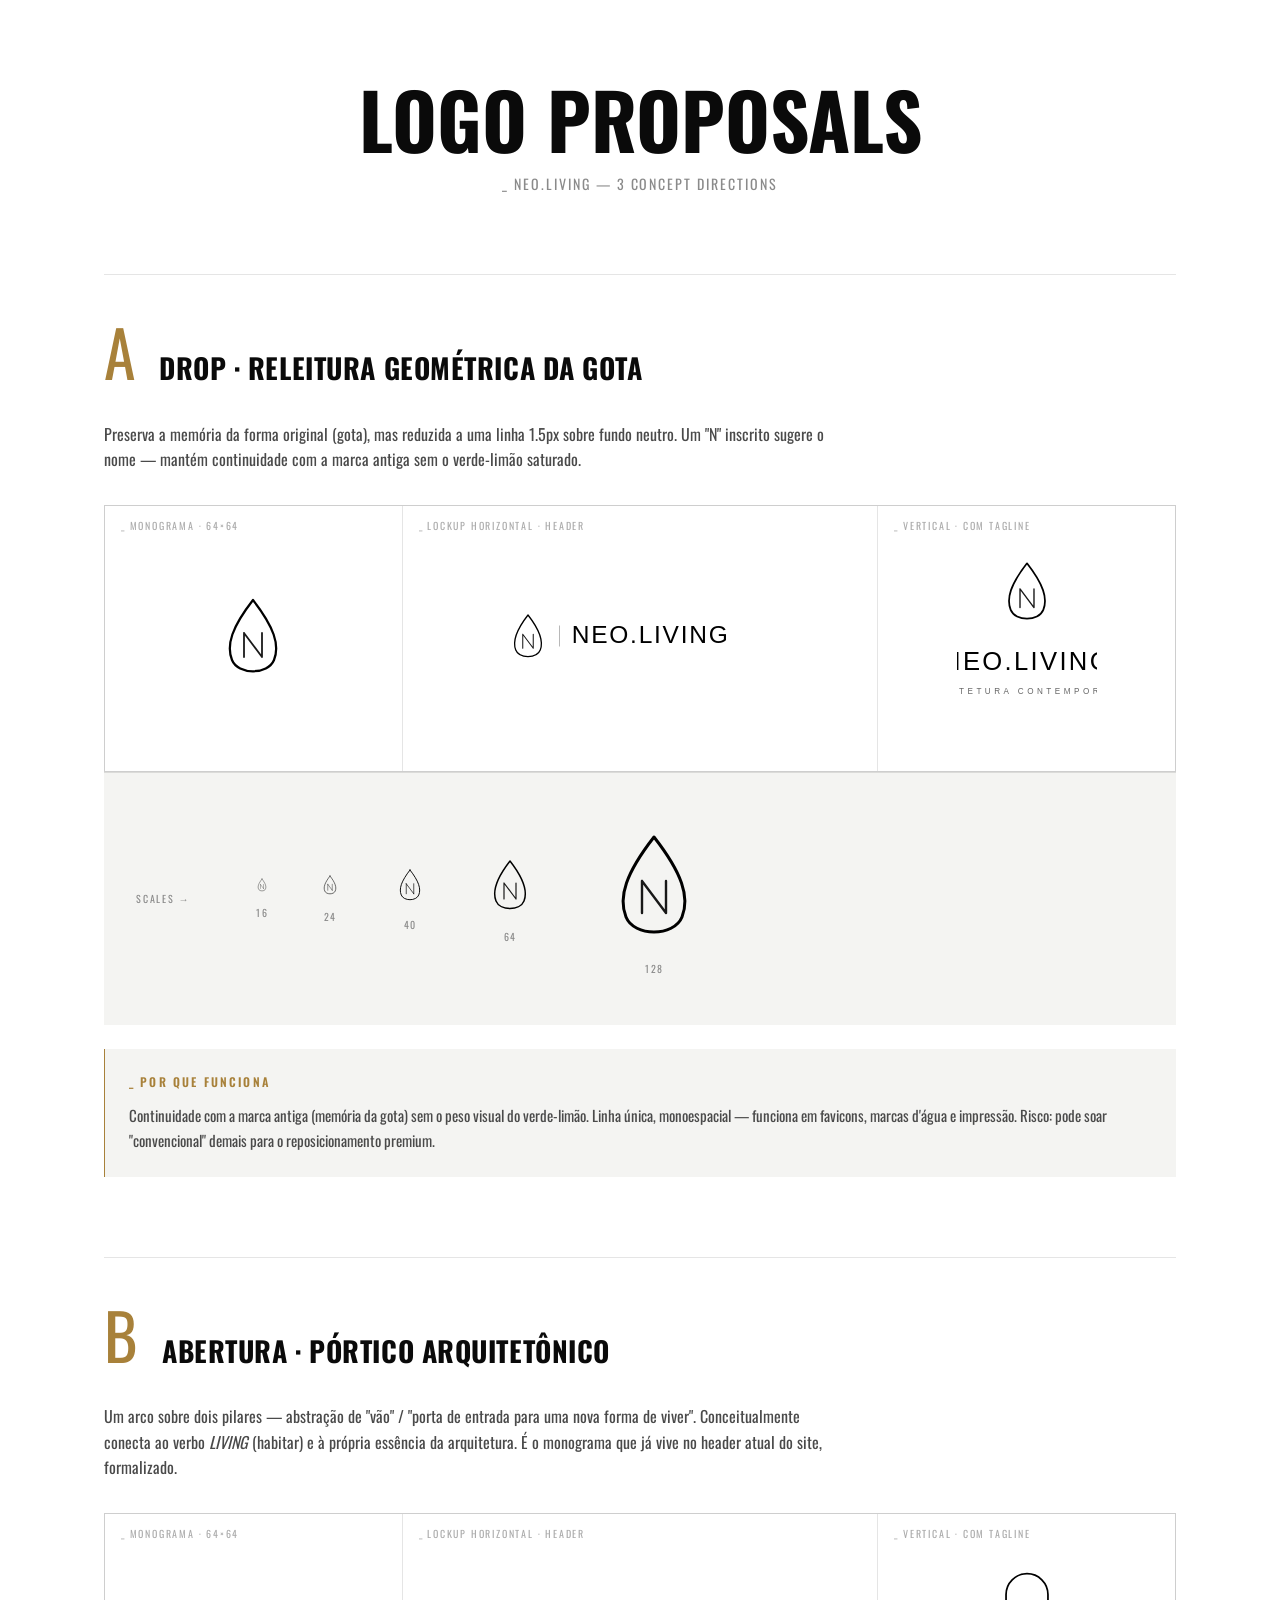
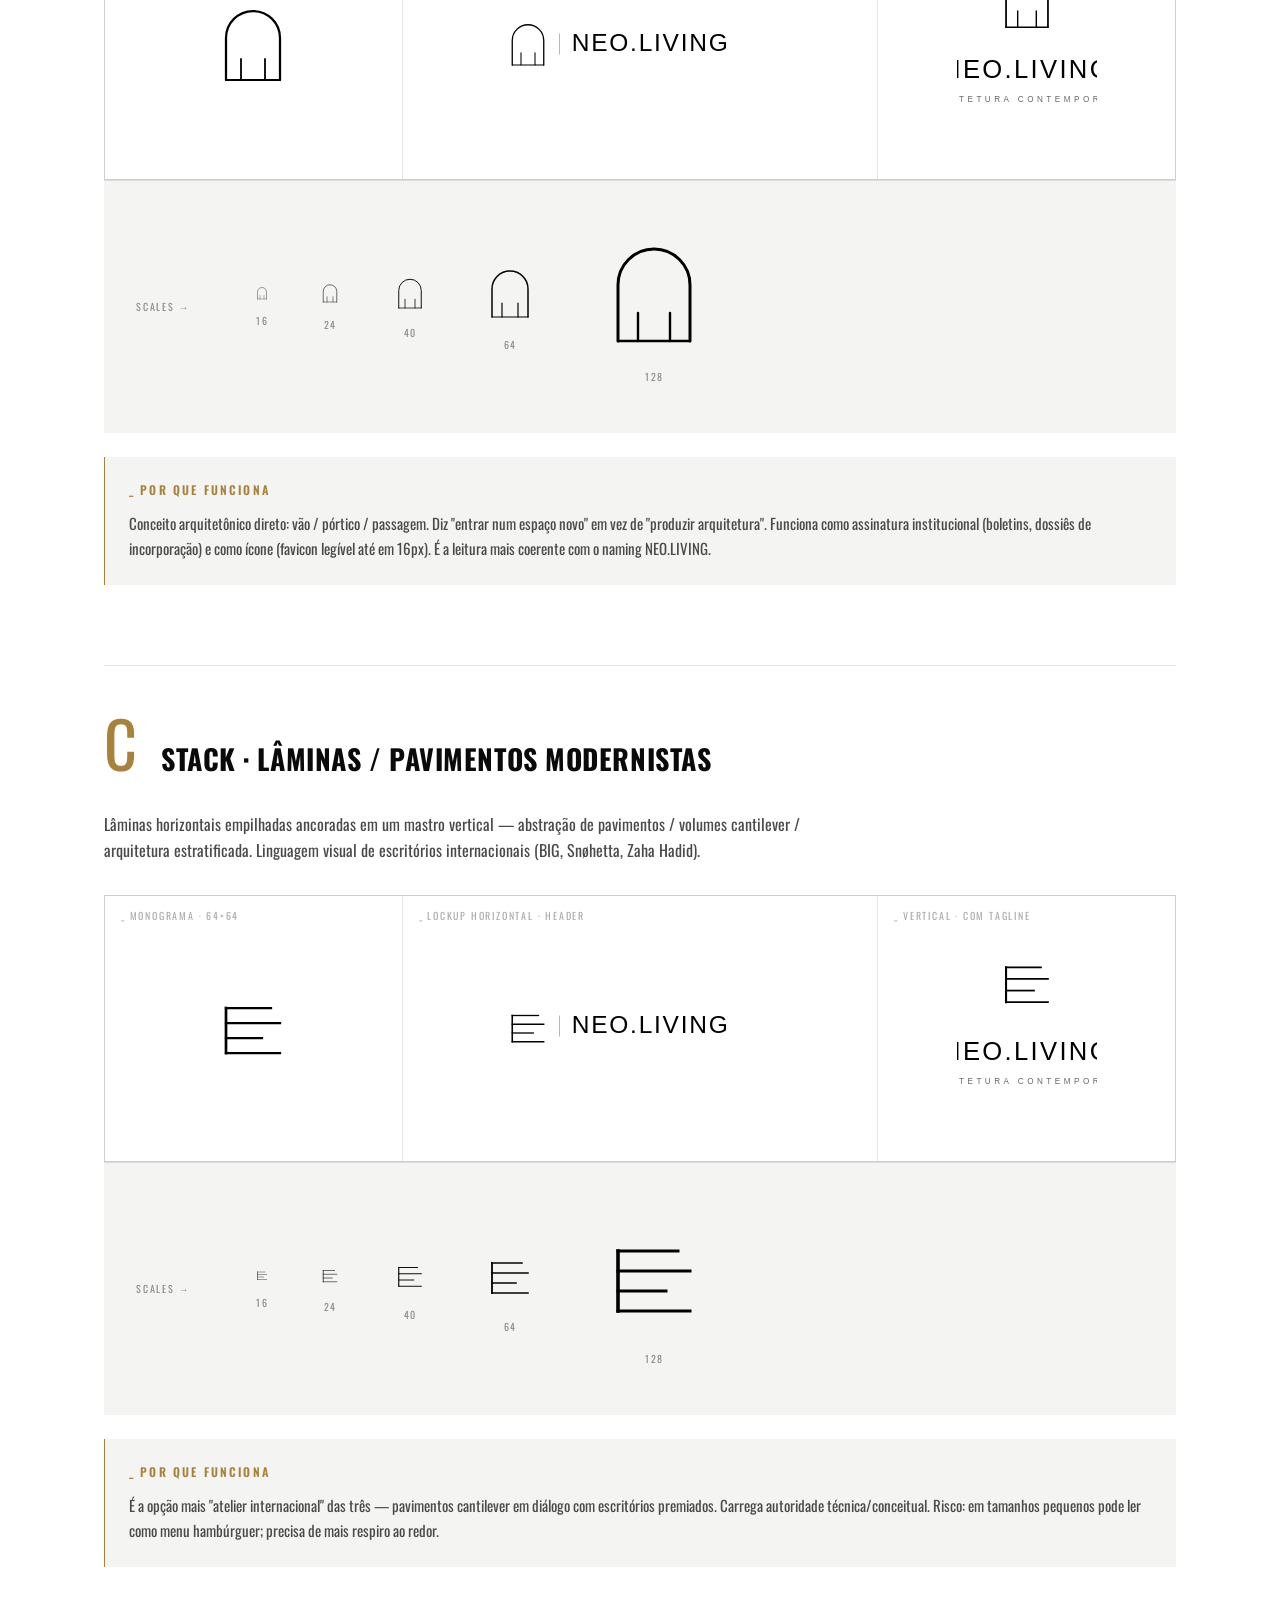
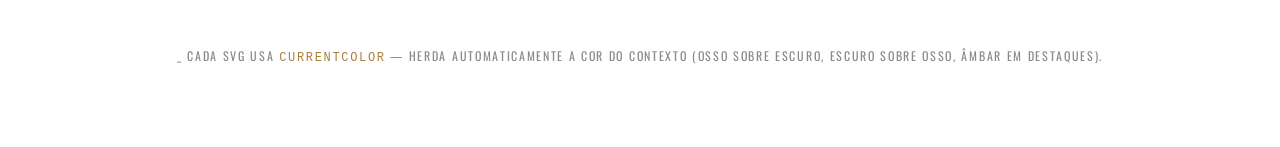
<file: logo-showcase.html>
<!doctype html>
<html lang="pt-BR">
<head>
    <meta charset="UTF-8">
    <meta name="viewport" content="width=device-width, initial-scale=1.0">
    <link rel="icon" href="assets/icons/favicon.ico" sizes="32x32">
    <link rel="icon" type="image/svg+xml" href="assets/icons/favicon.svg">
    <link rel="icon" type="image/png" sizes="32x32" href="assets/icons/favicon-32.png">
    <link rel="icon" type="image/png" sizes="16x16" href="assets/icons/favicon-16.png">
    <link rel="apple-touch-icon" sizes="180x180" href="assets/icons/apple-touch-180.png">
    <link rel="manifest" href="assets/icons/site.webmanifest">
    <meta name="theme-color" content="#0A0A0A">
    <meta name="robots" content="noindex, nofollow">
    <title>NEO.LIVING — Logo Proposals</title>
    <link rel="preload" href="assets/fonts/Oswald-variable.ttf" as="font" type="font/ttf" crossorigin>
    <link rel="stylesheet" href="css/globals.css">
    <link rel="stylesheet" href="css/components.css?v=20260929">
    <style>
        body {
            padding: 80px 0;
        }
        .showcase {
            max-width: 1200px;
            margin: 0 auto;
            padding: 0 64px;
        }
        .showcase__header {
            margin-bottom: 80px;
            text-align: center;
        }
        .showcase__title {
            font-family: var(--font-condensed);
            font-size: clamp(2.5rem, 6vw, 5rem);
            letter-spacing: 0;
            text-transform: uppercase;
            line-height: 1;
            margin-bottom: 16px;
        }
        .showcase__sub {
            font-size: 0.875rem;
            letter-spacing: 0.14em;
            text-transform: uppercase;
            color: var(--text-muted);
        }

        .proposal {
            margin-bottom: 80px;
            border-top: 1px solid var(--accent-line-soft);
            padding-top: 48px;
        }

        .proposal__head {
            display: flex;
            align-items: baseline;
            gap: 24px;
            margin-bottom: 32px;
            flex-wrap: wrap;
        }
        .proposal__id {
            font-family: var(--font-condensed);
            font-size: 4rem;
            line-height: 0.9;
            color: var(--accent-amber);
        }
        .proposal__name {
            font-family: var(--font-display);
            font-size: 1.75rem;
            font-weight: 800;
            text-transform: uppercase;
            letter-spacing: 0.02em;
        }
        .proposal__concept {
            color: var(--text-secondary);
            max-width: 720px;
            font-size: 1rem;
            line-height: 1.6;
            margin-bottom: 32px;
        }

        .proposal__grid {
            display: grid;
            grid-template-columns: 1fr 1.6fr 1fr;
            gap: 1px;
            background-color: var(--accent-line-soft);
            border: 1px solid var(--accent-line-soft);
        }

        .swatch {
            background-color: var(--bg-deep);
            padding: 48px 32px;
            display: flex;
            flex-direction: column;
            justify-content: center;
            align-items: center;
            min-height: 220px;
        }
        .swatch--light {
            background-color: var(--text-primary);
            color: var(--bg-deep);
        }
        .swatch--amber {
            background-color: var(--bg-deeper);
            color: var(--accent-amber);
        }
        .swatch__label {
            position: absolute;
            top: 12px;
            left: 16px;
            font-size: 0.625rem;
            letter-spacing: 0.18em;
            text-transform: uppercase;
            color: var(--text-muted);
            opacity: 0.7;
        }
        .swatch { position: relative; }

        .swatch svg {
            display: block;
            width: 100%;
            height: auto;
            max-width: 280px;
        }
        .swatch--monogram svg { max-width: 96px; }
        .swatch--vertical svg { max-width: 140px; }

        /* Sizes preview */
        .sizes-row {
            display: flex;
            align-items: center;
            gap: 48px;
            padding: 48px 32px;
            background-color: var(--bg-deeper);
            border-top: 1px solid var(--accent-line-soft);
        }
        .sizes-row svg {
            height: auto;
            display: block;
            color: var(--text-primary);
        }
        .sizes-row__item {
            display: flex;
            flex-direction: column;
            align-items: center;
            gap: 12px;
        }
        .sizes-row__label {
            font-size: 0.625rem;
            letter-spacing: 0.18em;
            text-transform: uppercase;
            color: var(--text-muted);
        }
        .sizes-row__16 svg { width: 16px; }
        .sizes-row__24 svg { width: 24px; }
        .sizes-row__40 svg { width: 40px; }
        .sizes-row__64 svg { width: 64px; }
        .sizes-row__128 svg { width: 128px; }

        /* Concept "why this works" block */
        .why {
            margin-top: 24px;
            padding: 24px;
            border-left: 1px solid var(--accent-amber);
            background-color: var(--bg-deeper);
        }
        .why h4 {
            font-family: var(--font-display);
            font-size: 0.75rem;
            font-weight: 600;
            letter-spacing: 0.18em;
            text-transform: uppercase;
            color: var(--accent-amber);
            margin-bottom: 12px;
        }
        .why p {
            color: var(--text-secondary);
            font-size: 0.9375rem;
            line-height: 1.65;
        }
    </style>
</head>
<body>
    <div class="showcase">
        <header class="showcase__header">
            <h1 class="showcase__title">Logo Proposals</h1>
            <p class="showcase__sub">_ NEO.LIVING — 3 Concept Directions</p>
        </header>

        <!-- ============================================
             PROPOSTA A — DROP
             ============================================ -->
        <section class="proposal">
            <div class="proposal__head">
                <span class="proposal__id">A</span>
                <h2 class="proposal__name">Drop · releitura geométrica da gota</h2>
            </div>
            <p class="proposal__concept">
                Preserva a memória da forma original (gota), mas reduzida a uma linha 1.5px sobre fundo neutro. Um "N" inscrito sugere o nome — mantém continuidade com a marca antiga sem o verde-limão saturado.
            </p>

            <div class="proposal__grid">
                <div class="swatch swatch--monogram">
                    <span class="swatch__label">_ MONOGRAMA · 64×64</span>
                    <div style="color: var(--text-primary);">
                        <object data="assets/logos/A-drop-monogram.svg" type="image/svg+xml" style="width: 96px; pointer-events: none;"></object>
                    </div>
                </div>
                <div class="swatch">
                    <span class="swatch__label">_ LOCKUP HORIZONTAL · header</span>
                    <div style="color: var(--text-primary);">
                        <object data="assets/logos/A-drop-lockup.svg" type="image/svg+xml" style="width: 280px; pointer-events: none;"></object>
                    </div>
                </div>
                <div class="swatch swatch--vertical">
                    <span class="swatch__label">_ VERTICAL · com tagline</span>
                    <div style="color: var(--text-primary);">
                        <object data="assets/logos/A-drop-vertical.svg" type="image/svg+xml" style="width: 140px; pointer-events: none;"></object>
                    </div>
                </div>
            </div>

            <div class="sizes-row">
                <span style="font-size: 0.625rem; letter-spacing: 0.18em; text-transform: uppercase; color: var(--text-muted); margin-right: 16px;">SCALES →</span>
                <div class="sizes-row__item sizes-row__16"><object data="assets/logos/A-drop-monogram.svg" type="image/svg+xml" style="width: 16px;"></object><span class="sizes-row__label">16</span></div>
                <div class="sizes-row__item sizes-row__24"><object data="assets/logos/A-drop-monogram.svg" type="image/svg+xml" style="width: 24px;"></object><span class="sizes-row__label">24</span></div>
                <div class="sizes-row__item sizes-row__40"><object data="assets/logos/A-drop-monogram.svg" type="image/svg+xml" style="width: 40px;"></object><span class="sizes-row__label">40</span></div>
                <div class="sizes-row__item sizes-row__64"><object data="assets/logos/A-drop-monogram.svg" type="image/svg+xml" style="width: 64px;"></object><span class="sizes-row__label">64</span></div>
                <div class="sizes-row__item sizes-row__128"><object data="assets/logos/A-drop-monogram.svg" type="image/svg+xml" style="width: 128px;"></object><span class="sizes-row__label">128</span></div>
            </div>

            <div class="why">
                <h4>_ Por que funciona</h4>
                <p>Continuidade com a marca antiga (memória da gota) sem o peso visual do verde-limão. Linha única, monoespacial — funciona em favicons, marcas d'água e impressão. Risco: pode soar "convencional" demais para o reposicionamento premium.</p>
            </div>
        </section>

        <!-- ============================================
             PROPOSTA B — ABERTURA
             ============================================ -->
        <section class="proposal">
            <div class="proposal__head">
                <span class="proposal__id">B</span>
                <h2 class="proposal__name">Abertura · pórtico arquitetônico</h2>
            </div>
            <p class="proposal__concept">
                Um arco sobre dois pilares — abstração de "vão" / "porta de entrada para uma nova forma de viver". Conceitualmente conecta ao verbo <em>LIVING</em> (habitar) e à própria essência da arquitetura. É o monograma que já vive no header atual do site, formalizado.
            </p>

            <div class="proposal__grid">
                <div class="swatch swatch--monogram">
                    <span class="swatch__label">_ MONOGRAMA · 64×64</span>
                    <div style="color: var(--text-primary);">
                        <object data="assets/logos/B-abertura-monogram.svg" type="image/svg+xml" style="width: 96px; pointer-events: none;"></object>
                    </div>
                </div>
                <div class="swatch">
                    <span class="swatch__label">_ LOCKUP HORIZONTAL · header</span>
                    <div style="color: var(--text-primary);">
                        <object data="assets/logos/B-abertura-lockup.svg" type="image/svg+xml" style="width: 280px; pointer-events: none;"></object>
                    </div>
                </div>
                <div class="swatch swatch--vertical">
                    <span class="swatch__label">_ VERTICAL · com tagline</span>
                    <div style="color: var(--text-primary);">
                        <object data="assets/logos/B-abertura-vertical.svg" type="image/svg+xml" style="width: 140px; pointer-events: none;"></object>
                    </div>
                </div>
            </div>

            <div class="sizes-row">
                <span style="font-size: 0.625rem; letter-spacing: 0.18em; text-transform: uppercase; color: var(--text-muted); margin-right: 16px;">SCALES →</span>
                <div class="sizes-row__item sizes-row__16"><object data="assets/logos/B-abertura-monogram.svg" type="image/svg+xml" style="width: 16px;"></object><span class="sizes-row__label">16</span></div>
                <div class="sizes-row__item sizes-row__24"><object data="assets/logos/B-abertura-monogram.svg" type="image/svg+xml" style="width: 24px;"></object><span class="sizes-row__label">24</span></div>
                <div class="sizes-row__item sizes-row__40"><object data="assets/logos/B-abertura-monogram.svg" type="image/svg+xml" style="width: 40px;"></object><span class="sizes-row__label">40</span></div>
                <div class="sizes-row__item sizes-row__64"><object data="assets/logos/B-abertura-monogram.svg" type="image/svg+xml" style="width: 64px;"></object><span class="sizes-row__label">64</span></div>
                <div class="sizes-row__item sizes-row__128"><object data="assets/logos/B-abertura-monogram.svg" type="image/svg+xml" style="width: 128px;"></object><span class="sizes-row__label">128</span></div>
            </div>

            <div class="why">
                <h4>_ Por que funciona</h4>
                <p>Conceito arquitetônico direto: vão / pórtico / passagem. Diz "entrar num espaço novo" em vez de "produzir arquitetura". Funciona como assinatura institucional (boletins, dossiês de incorporação) e como ícone (favicon legível até em 16px). É a leitura mais coerente com o naming NEO.LIVING.</p>
            </div>
        </section>

        <!-- ============================================
             PROPOSTA C — STACK
             ============================================ -->
        <section class="proposal">
            <div class="proposal__head">
                <span class="proposal__id">C</span>
                <h2 class="proposal__name">Stack · lâminas / pavimentos modernistas</h2>
            </div>
            <p class="proposal__concept">
                Lâminas horizontais empilhadas ancoradas em um mastro vertical — abstração de pavimentos / volumes cantilever / arquitetura estratificada. Linguagem visual de escritórios internacionais (BIG, Snøhetta, Zaha Hadid).
            </p>

            <div class="proposal__grid">
                <div class="swatch swatch--monogram">
                    <span class="swatch__label">_ MONOGRAMA · 64×64</span>
                    <div style="color: var(--text-primary);">
                        <object data="assets/logos/C-stack-monogram.svg" type="image/svg+xml" style="width: 96px; pointer-events: none;"></object>
                    </div>
                </div>
                <div class="swatch">
                    <span class="swatch__label">_ LOCKUP HORIZONTAL · header</span>
                    <div style="color: var(--text-primary);">
                        <object data="assets/logos/C-stack-lockup.svg" type="image/svg+xml" style="width: 280px; pointer-events: none;"></object>
                    </div>
                </div>
                <div class="swatch swatch--vertical">
                    <span class="swatch__label">_ VERTICAL · com tagline</span>
                    <div style="color: var(--text-primary);">
                        <object data="assets/logos/C-stack-vertical.svg" type="image/svg+xml" style="width: 140px; pointer-events: none;"></object>
                    </div>
                </div>
            </div>

            <div class="sizes-row">
                <span style="font-size: 0.625rem; letter-spacing: 0.18em; text-transform: uppercase; color: var(--text-muted); margin-right: 16px;">SCALES →</span>
                <div class="sizes-row__item sizes-row__16"><object data="assets/logos/C-stack-monogram.svg" type="image/svg+xml" style="width: 16px;"></object><span class="sizes-row__label">16</span></div>
                <div class="sizes-row__item sizes-row__24"><object data="assets/logos/C-stack-monogram.svg" type="image/svg+xml" style="width: 24px;"></object><span class="sizes-row__label">24</span></div>
                <div class="sizes-row__item sizes-row__40"><object data="assets/logos/C-stack-monogram.svg" type="image/svg+xml" style="width: 40px;"></object><span class="sizes-row__label">40</span></div>
                <div class="sizes-row__item sizes-row__64"><object data="assets/logos/C-stack-monogram.svg" type="image/svg+xml" style="width: 64px;"></object><span class="sizes-row__label">64</span></div>
                <div class="sizes-row__item sizes-row__128"><object data="assets/logos/C-stack-monogram.svg" type="image/svg+xml" style="width: 128px;"></object><span class="sizes-row__label">128</span></div>
            </div>

            <div class="why">
                <h4>_ Por que funciona</h4>
                <p>É a opção mais "atelier internacional" das três — pavimentos cantilever em diálogo com escritórios premiados. Carrega autoridade técnica/conceitual. Risco: em tamanhos pequenos pode ler como menu hambúrguer; precisa de mais respiro ao redor.</p>
            </div>
        </section>

        <p style="text-align: center; margin-top: 80px; color: var(--text-muted); font-size: 0.75rem; letter-spacing: 0.14em; text-transform: uppercase;">
            _ Cada SVG usa <code style="color: var(--accent-amber);">currentColor</code> — herda automaticamente a cor do contexto (osso sobre escuro, escuro sobre osso, âmbar em destaques).
        </p>
    </div>
</body>
</html>
</file>
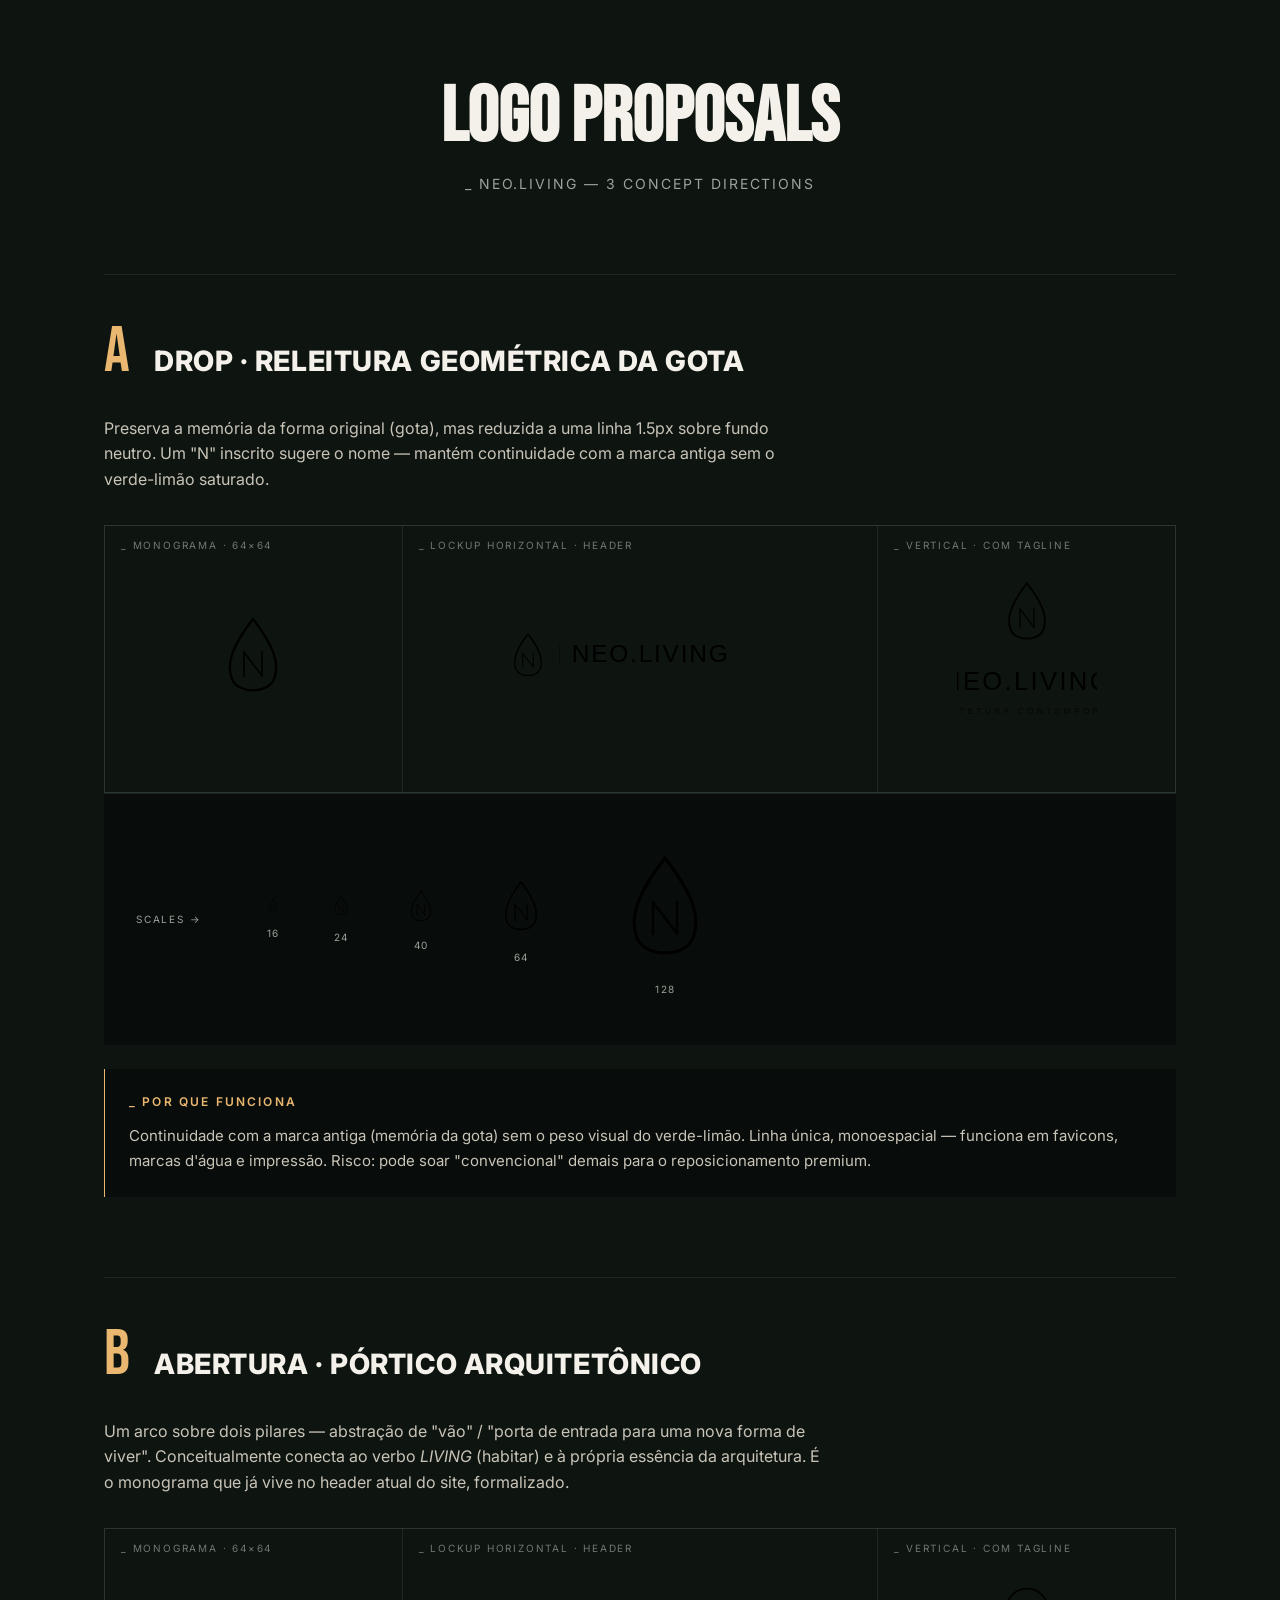
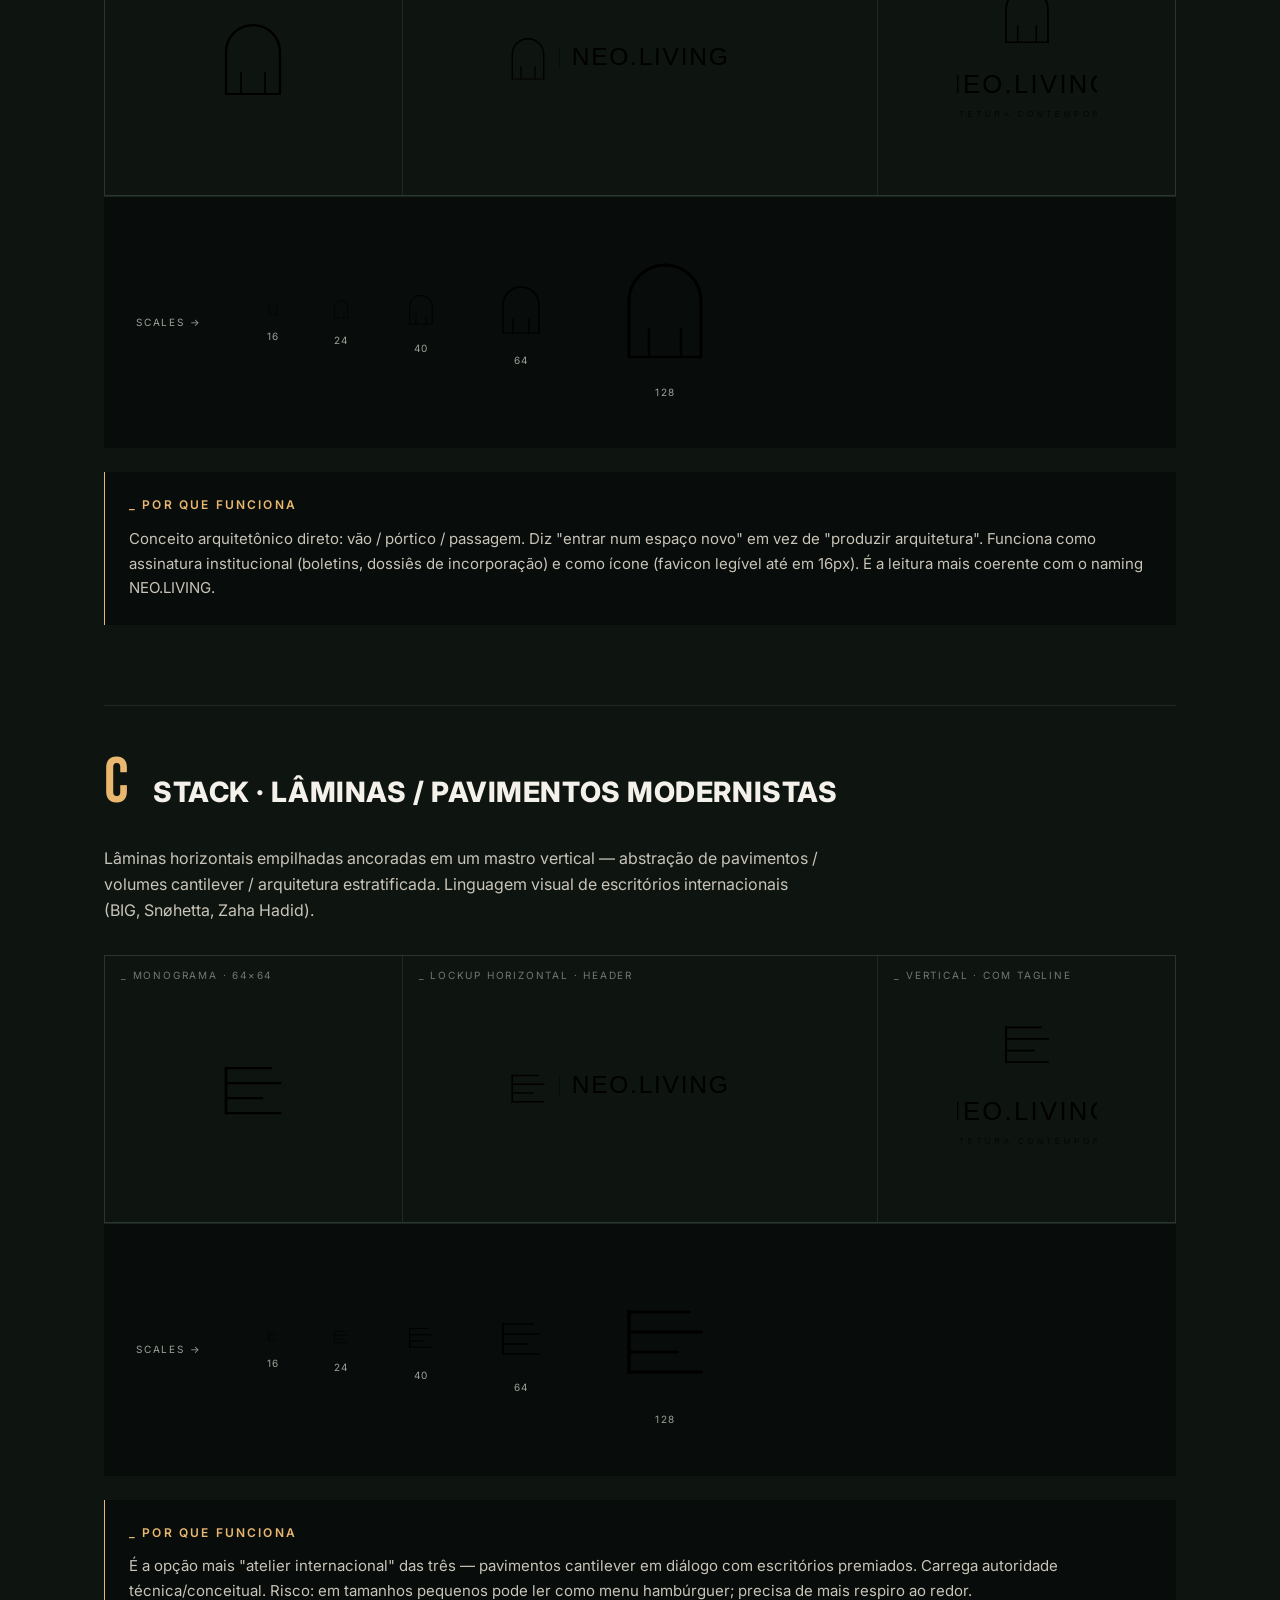
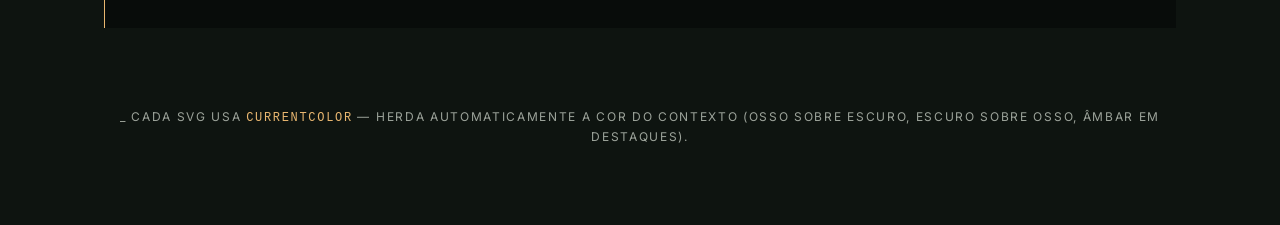
<file: site/logo-showcase.html>
<!doctype html>
<html lang="pt-BR">
<head>
    <meta charset="UTF-8">
    <meta name="viewport" content="width=device-width, initial-scale=1.0">
    <title>NEO.LIVING — Logo Proposals</title>
    <link rel="preconnect" href="https://fonts.googleapis.com">
    <link rel="preconnect" href="https://fonts.gstatic.com" crossorigin>
    <link rel="stylesheet" href="css/globals.css">
    <link rel="stylesheet" href="css/components.css">
    <style>
        body {
            padding: 80px 0;
        }
        .showcase {
            max-width: 1200px;
            margin: 0 auto;
            padding: 0 64px;
        }
        .showcase__header {
            margin-bottom: 80px;
            text-align: center;
        }
        .showcase__title {
            font-family: var(--font-condensed);
            font-size: clamp(2.5rem, 6vw, 5rem);
            letter-spacing: 0;
            text-transform: uppercase;
            line-height: 1;
            margin-bottom: 16px;
        }
        .showcase__sub {
            font-size: 0.875rem;
            letter-spacing: 0.14em;
            text-transform: uppercase;
            color: var(--text-muted);
        }

        .proposal {
            margin-bottom: 80px;
            border-top: 1px solid var(--accent-line-soft);
            padding-top: 48px;
        }

        .proposal__head {
            display: flex;
            align-items: baseline;
            gap: 24px;
            margin-bottom: 32px;
            flex-wrap: wrap;
        }
        .proposal__id {
            font-family: var(--font-condensed);
            font-size: 4rem;
            line-height: 0.9;
            color: var(--accent-amber);
        }
        .proposal__name {
            font-family: var(--font-display);
            font-size: 1.75rem;
            font-weight: 800;
            text-transform: uppercase;
            letter-spacing: 0.02em;
        }
        .proposal__concept {
            color: var(--text-secondary);
            max-width: 720px;
            font-size: 1rem;
            line-height: 1.6;
            margin-bottom: 32px;
        }

        .proposal__grid {
            display: grid;
            grid-template-columns: 1fr 1.6fr 1fr;
            gap: 1px;
            background-color: var(--accent-line-soft);
            border: 1px solid var(--accent-line-soft);
        }

        .swatch {
            background-color: var(--bg-deep);
            padding: 48px 32px;
            display: flex;
            flex-direction: column;
            justify-content: center;
            align-items: center;
            min-height: 220px;
        }
        .swatch--light {
            background-color: var(--text-primary);
            color: var(--bg-deep);
        }
        .swatch--amber {
            background-color: var(--bg-deeper);
            color: var(--accent-amber);
        }
        .swatch__label {
            position: absolute;
            top: 12px;
            left: 16px;
            font-size: 0.625rem;
            letter-spacing: 0.18em;
            text-transform: uppercase;
            color: var(--text-muted);
            opacity: 0.7;
        }
        .swatch { position: relative; }

        .swatch svg {
            display: block;
            width: 100%;
            height: auto;
            max-width: 280px;
        }
        .swatch--monogram svg { max-width: 96px; }
        .swatch--vertical svg { max-width: 140px; }

        /* Sizes preview */
        .sizes-row {
            display: flex;
            align-items: center;
            gap: 48px;
            padding: 48px 32px;
            background-color: var(--bg-deeper);
            border-top: 1px solid var(--accent-line-soft);
        }
        .sizes-row svg {
            height: auto;
            display: block;
            color: var(--text-primary);
        }
        .sizes-row__item {
            display: flex;
            flex-direction: column;
            align-items: center;
            gap: 12px;
        }
        .sizes-row__label {
            font-size: 0.625rem;
            letter-spacing: 0.18em;
            text-transform: uppercase;
            color: var(--text-muted);
        }
        .sizes-row__16 svg { width: 16px; }
        .sizes-row__24 svg { width: 24px; }
        .sizes-row__40 svg { width: 40px; }
        .sizes-row__64 svg { width: 64px; }
        .sizes-row__128 svg { width: 128px; }

        /* Concept "why this works" block */
        .why {
            margin-top: 24px;
            padding: 24px;
            border-left: 1px solid var(--accent-amber);
            background-color: var(--bg-deeper);
        }
        .why h4 {
            font-family: var(--font-display);
            font-size: 0.75rem;
            font-weight: 600;
            letter-spacing: 0.18em;
            text-transform: uppercase;
            color: var(--accent-amber);
            margin-bottom: 12px;
        }
        .why p {
            color: var(--text-secondary);
            font-size: 0.9375rem;
            line-height: 1.65;
        }
    </style>
</head>
<body>
    <div class="showcase">
        <header class="showcase__header">
            <h1 class="showcase__title">Logo Proposals</h1>
            <p class="showcase__sub">_ NEO.LIVING — 3 Concept Directions</p>
        </header>

        <!-- ============================================
             PROPOSTA A — DROP
             ============================================ -->
        <section class="proposal">
            <div class="proposal__head">
                <span class="proposal__id">A</span>
                <h2 class="proposal__name">Drop · releitura geométrica da gota</h2>
            </div>
            <p class="proposal__concept">
                Preserva a memória da forma original (gota), mas reduzida a uma linha 1.5px sobre fundo neutro. Um "N" inscrito sugere o nome — mantém continuidade com a marca antiga sem o verde-limão saturado.
            </p>

            <div class="proposal__grid">
                <div class="swatch swatch--monogram">
                    <span class="swatch__label">_ MONOGRAMA · 64×64</span>
                    <div style="color: var(--text-primary);">
                        <object data="assets/logos/A-drop-monogram.svg" type="image/svg+xml" style="width: 96px; pointer-events: none;"></object>
                    </div>
                </div>
                <div class="swatch">
                    <span class="swatch__label">_ LOCKUP HORIZONTAL · header</span>
                    <div style="color: var(--text-primary);">
                        <object data="assets/logos/A-drop-lockup.svg" type="image/svg+xml" style="width: 280px; pointer-events: none;"></object>
                    </div>
                </div>
                <div class="swatch swatch--vertical">
                    <span class="swatch__label">_ VERTICAL · com tagline</span>
                    <div style="color: var(--text-primary);">
                        <object data="assets/logos/A-drop-vertical.svg" type="image/svg+xml" style="width: 140px; pointer-events: none;"></object>
                    </div>
                </div>
            </div>

            <div class="sizes-row">
                <span style="font-size: 0.625rem; letter-spacing: 0.18em; text-transform: uppercase; color: var(--text-muted); margin-right: 16px;">SCALES →</span>
                <div class="sizes-row__item sizes-row__16"><object data="assets/logos/A-drop-monogram.svg" type="image/svg+xml" style="width: 16px;"></object><span class="sizes-row__label">16</span></div>
                <div class="sizes-row__item sizes-row__24"><object data="assets/logos/A-drop-monogram.svg" type="image/svg+xml" style="width: 24px;"></object><span class="sizes-row__label">24</span></div>
                <div class="sizes-row__item sizes-row__40"><object data="assets/logos/A-drop-monogram.svg" type="image/svg+xml" style="width: 40px;"></object><span class="sizes-row__label">40</span></div>
                <div class="sizes-row__item sizes-row__64"><object data="assets/logos/A-drop-monogram.svg" type="image/svg+xml" style="width: 64px;"></object><span class="sizes-row__label">64</span></div>
                <div class="sizes-row__item sizes-row__128"><object data="assets/logos/A-drop-monogram.svg" type="image/svg+xml" style="width: 128px;"></object><span class="sizes-row__label">128</span></div>
            </div>

            <div class="why">
                <h4>_ Por que funciona</h4>
                <p>Continuidade com a marca antiga (memória da gota) sem o peso visual do verde-limão. Linha única, monoespacial — funciona em favicons, marcas d'água e impressão. Risco: pode soar "convencional" demais para o reposicionamento premium.</p>
            </div>
        </section>

        <!-- ============================================
             PROPOSTA B — ABERTURA
             ============================================ -->
        <section class="proposal">
            <div class="proposal__head">
                <span class="proposal__id">B</span>
                <h2 class="proposal__name">Abertura · pórtico arquitetônico</h2>
            </div>
            <p class="proposal__concept">
                Um arco sobre dois pilares — abstração de "vão" / "porta de entrada para uma nova forma de viver". Conceitualmente conecta ao verbo <em>LIVING</em> (habitar) e à própria essência da arquitetura. É o monograma que já vive no header atual do site, formalizado.
            </p>

            <div class="proposal__grid">
                <div class="swatch swatch--monogram">
                    <span class="swatch__label">_ MONOGRAMA · 64×64</span>
                    <div style="color: var(--text-primary);">
                        <object data="assets/logos/B-abertura-monogram.svg" type="image/svg+xml" style="width: 96px; pointer-events: none;"></object>
                    </div>
                </div>
                <div class="swatch">
                    <span class="swatch__label">_ LOCKUP HORIZONTAL · header</span>
                    <div style="color: var(--text-primary);">
                        <object data="assets/logos/B-abertura-lockup.svg" type="image/svg+xml" style="width: 280px; pointer-events: none;"></object>
                    </div>
                </div>
                <div class="swatch swatch--vertical">
                    <span class="swatch__label">_ VERTICAL · com tagline</span>
                    <div style="color: var(--text-primary);">
                        <object data="assets/logos/B-abertura-vertical.svg" type="image/svg+xml" style="width: 140px; pointer-events: none;"></object>
                    </div>
                </div>
            </div>

            <div class="sizes-row">
                <span style="font-size: 0.625rem; letter-spacing: 0.18em; text-transform: uppercase; color: var(--text-muted); margin-right: 16px;">SCALES →</span>
                <div class="sizes-row__item sizes-row__16"><object data="assets/logos/B-abertura-monogram.svg" type="image/svg+xml" style="width: 16px;"></object><span class="sizes-row__label">16</span></div>
                <div class="sizes-row__item sizes-row__24"><object data="assets/logos/B-abertura-monogram.svg" type="image/svg+xml" style="width: 24px;"></object><span class="sizes-row__label">24</span></div>
                <div class="sizes-row__item sizes-row__40"><object data="assets/logos/B-abertura-monogram.svg" type="image/svg+xml" style="width: 40px;"></object><span class="sizes-row__label">40</span></div>
                <div class="sizes-row__item sizes-row__64"><object data="assets/logos/B-abertura-monogram.svg" type="image/svg+xml" style="width: 64px;"></object><span class="sizes-row__label">64</span></div>
                <div class="sizes-row__item sizes-row__128"><object data="assets/logos/B-abertura-monogram.svg" type="image/svg+xml" style="width: 128px;"></object><span class="sizes-row__label">128</span></div>
            </div>

            <div class="why">
                <h4>_ Por que funciona</h4>
                <p>Conceito arquitetônico direto: vão / pórtico / passagem. Diz "entrar num espaço novo" em vez de "produzir arquitetura". Funciona como assinatura institucional (boletins, dossiês de incorporação) e como ícone (favicon legível até em 16px). É a leitura mais coerente com o naming NEO.LIVING.</p>
            </div>
        </section>

        <!-- ============================================
             PROPOSTA C — STACK
             ============================================ -->
        <section class="proposal">
            <div class="proposal__head">
                <span class="proposal__id">C</span>
                <h2 class="proposal__name">Stack · lâminas / pavimentos modernistas</h2>
            </div>
            <p class="proposal__concept">
                Lâminas horizontais empilhadas ancoradas em um mastro vertical — abstração de pavimentos / volumes cantilever / arquitetura estratificada. Linguagem visual de escritórios internacionais (BIG, Snøhetta, Zaha Hadid).
            </p>

            <div class="proposal__grid">
                <div class="swatch swatch--monogram">
                    <span class="swatch__label">_ MONOGRAMA · 64×64</span>
                    <div style="color: var(--text-primary);">
                        <object data="assets/logos/C-stack-monogram.svg" type="image/svg+xml" style="width: 96px; pointer-events: none;"></object>
                    </div>
                </div>
                <div class="swatch">
                    <span class="swatch__label">_ LOCKUP HORIZONTAL · header</span>
                    <div style="color: var(--text-primary);">
                        <object data="assets/logos/C-stack-lockup.svg" type="image/svg+xml" style="width: 280px; pointer-events: none;"></object>
                    </div>
                </div>
                <div class="swatch swatch--vertical">
                    <span class="swatch__label">_ VERTICAL · com tagline</span>
                    <div style="color: var(--text-primary);">
                        <object data="assets/logos/C-stack-vertical.svg" type="image/svg+xml" style="width: 140px; pointer-events: none;"></object>
                    </div>
                </div>
            </div>

            <div class="sizes-row">
                <span style="font-size: 0.625rem; letter-spacing: 0.18em; text-transform: uppercase; color: var(--text-muted); margin-right: 16px;">SCALES →</span>
                <div class="sizes-row__item sizes-row__16"><object data="assets/logos/C-stack-monogram.svg" type="image/svg+xml" style="width: 16px;"></object><span class="sizes-row__label">16</span></div>
                <div class="sizes-row__item sizes-row__24"><object data="assets/logos/C-stack-monogram.svg" type="image/svg+xml" style="width: 24px;"></object><span class="sizes-row__label">24</span></div>
                <div class="sizes-row__item sizes-row__40"><object data="assets/logos/C-stack-monogram.svg" type="image/svg+xml" style="width: 40px;"></object><span class="sizes-row__label">40</span></div>
                <div class="sizes-row__item sizes-row__64"><object data="assets/logos/C-stack-monogram.svg" type="image/svg+xml" style="width: 64px;"></object><span class="sizes-row__label">64</span></div>
                <div class="sizes-row__item sizes-row__128"><object data="assets/logos/C-stack-monogram.svg" type="image/svg+xml" style="width: 128px;"></object><span class="sizes-row__label">128</span></div>
            </div>

            <div class="why">
                <h4>_ Por que funciona</h4>
                <p>É a opção mais "atelier internacional" das três — pavimentos cantilever em diálogo com escritórios premiados. Carrega autoridade técnica/conceitual. Risco: em tamanhos pequenos pode ler como menu hambúrguer; precisa de mais respiro ao redor.</p>
            </div>
        </section>

        <p style="text-align: center; margin-top: 80px; color: var(--text-muted); font-size: 0.75rem; letter-spacing: 0.14em; text-transform: uppercase;">
            _ Cada SVG usa <code style="color: var(--accent-amber);">currentColor</code> — herda automaticamente a cor do contexto (osso sobre escuro, escuro sobre osso, âmbar em destaques).
        </p>
    </div>
</body>
</html>
</file>
<file: css/globals.css>
/* =========================================================
   NEO.LIVING — DESIGN SYSTEM
   Global tokens, reset, base typography, utilities
   ========================================================= */

/* Fonte do site (decisão do operador, 21/10/2026): Oswald em todo o site, autohospedada (OFL), variável 200–700.
   Padrão tipográfico: palavra principal em MAIÚSCULA, complemento em minúscula, tudo alinhado.
   Josefin Sans e Jost ficam só como reserva (as apresentações em HTML continuam com a fonte delas). */
@font-face {
    font-family: 'Oswald';
    src: url('../assets/fonts/Oswald-variable.ttf') format('truetype');
    font-weight: 200 700;
    font-style: normal;
    font-display: swap;
}

@font-face {
    font-family: 'Josefin Sans';
    src: url('../assets/fonts/JosefinSans-variable.woff') format('woff');
    font-weight: 100 700;
    font-style: normal;
    font-display: swap;
}

@font-face {
    font-family: 'Jost';
    src: url('../assets/fonts/Jost-variable.woff') format('woff');
    font-weight: 100 900;
    font-style: normal;
    font-display: swap;
}

:root {
    /* ---------- COLOR TOKENS ---------- */
    /* ---------- MODO ÚNICO — PRETO & BRANCO (base clara) ---------- */
    --bg-deep:        #FFFFFF;
    --bg-deeper:      #F4F4F2;
    --bg-surface:     #FAFAF9;
    --bg-overlay:     rgba(255, 255, 255, 0.82);
    --bg-overlay-strong: rgba(255, 255, 255, 0.94);

    /* Acento da marca: Latão (paleta Grafite & Latão, DEC-013). Latão Profundo para texto pequeno sobre claro;
       Champanhe é o acento sobre fundo escuro. O dourado #B8860B foi aposentado. */
    --accent-amber:   #A8813A;
    --accent-amber-soft: #7D5F28;
    --accent-champagne: #D9BC85;
    --neo-latao: #A8813A;
    --neo-latao-texto: #7D5F28;
    --neo-champanhe: #D9BC85;
    --accent-line:    #DCDCDC;
    --accent-line-soft: rgba(0, 0, 0, 0.10);

    --text-primary:   #0A0A0A;
    --text-secondary: #4A4A4A;
    --text-muted:     #8A8A8A;
    --text-watermark: rgba(0, 0, 0, 0.045);
    --text-watermark-strong: rgba(0, 0, 0, 0.07);

    /* ---------- TYPOGRAPHY ---------- */
    --font-condensed: 'Oswald', 'Josefin Sans', -apple-system, sans-serif;         /* Display / títulos */
    --font-display:   'Oswald', 'Josefin Sans', -apple-system, sans-serif;         /* Headlines de seção */
    --font-body:      'Oswald', 'Jost', -apple-system, sans-serif;                 /* Parágrafos / labels */
    --font-serif:     'Oswald', 'Josefin Sans', -apple-system, sans-serif;         /* Acentos editoriais */

    /* ---------- SPACING ---------- */
    --space-3xs: 4px;
    --space-2xs: 8px;
    --space-xs:  12px;
    --space-sm:  16px;
    --space-md:  24px;
    --space-lg:  40px;
    --space-xl:  64px;
    --space-2xl: 96px;
    --space-3xl: 160px;

    /* ---------- LAYOUT ---------- */
    --max-content: 1440px;
    --gutter-desktop: 96px;
    --gutter-tablet: 48px;
    --gutter-mobile: 24px;

    /* ---------- TIMING ---------- */
    --ease-out:    cubic-bezier(0.16, 1, 0.3, 1);
    --ease-in-out: cubic-bezier(0.65, 0, 0.35, 1);
    --duration-fast:   200ms;
    --duration-base:   400ms;
    --duration-slow:   720ms;
    --duration-cinema: 1200ms;
}

html { color-scheme: light; }

/* =========================================================
   RESET
   ========================================================= */
*,
*::before,
*::after {
    box-sizing: border-box;
    margin: 0;
    padding: 0;
}

html {
    -webkit-text-size-adjust: 100%;
    -webkit-font-smoothing: antialiased;
    -moz-osx-font-smoothing: grayscale;
    scroll-behavior: smooth;
}

/* Com o Lenis ativo, ele mesmo suaviza a rolagem a cada quadro;
   a suavização nativa por cima atrasaria e embolaria o movimento */
html.lenis {
    scroll-behavior: auto !important;
}

body {
    background-color: var(--bg-deep);
    color: var(--text-primary);
    font-family: var(--font-body);
    font-size: 16px;
    font-weight: 400;
    line-height: 1.55;
    overflow-x: hidden;
    min-height: 100vh;
}

img,
picture,
svg,
video {
    display: block;
    max-width: 100%;
    height: auto;
}

a {
    color: inherit;
    text-decoration: none;
    transition: color var(--duration-fast) var(--ease-out);
}

button {
    background: none;
    border: none;
    color: inherit;
    cursor: pointer;
    font: inherit;
}

input,
textarea,
select {
    font: inherit;
    color: inherit;
    background: none;
    border: none;
    outline: none;
}

ul, ol {
    list-style: none;
}

/* =========================================================
   TYPOGRAPHY CLASSES
   ========================================================= */
.t-display {
    font-family: var(--font-condensed);
    font-weight: 400; /* Bebas Neue só vem em 400 — peso visual já é ultra-bold */
    font-size: clamp(4rem, 17vw, 17rem);
    line-height: 0.86;
    letter-spacing: -0.005em;
    text-transform: uppercase;
}

/* Variant: when display needs a "grotesque" feel (smaller hero of inner pages) */
.t-display-grotesque {
    font-family: var(--font-display);
    font-weight: 900;
    font-size: clamp(3rem, 11vw, 11rem);
    line-height: 0.92;
    letter-spacing: -0.035em;
    text-transform: uppercase;
}

.t-h1 {
    font-family: var(--font-condensed);
    font-weight: 700;
    font-size: clamp(2.25rem, 4.4vw, 4rem);   /* Saira é mais larga que Bebas */
    line-height: 1.02;
    letter-spacing: -0.01em;
    text-transform: uppercase;
}

.t-h2 {
    font-family: var(--font-condensed);
    font-weight: 600;
    font-size: clamp(1.625rem, 3vw, 2.625rem);
    line-height: 1.08;
    letter-spacing: -0.005em;
    text-transform: uppercase;
}

.t-h3 {
    font-family: var(--font-display);
    font-weight: 600;
    font-size: clamp(1.25rem, 2vw, 1.5rem);
    line-height: 1.25;
    letter-spacing: 0;
    text-transform: uppercase;
}

.t-eyebrow {
    font-family: var(--font-body);
    font-size: 0.75rem;
    font-weight: 500;
    letter-spacing: 0.18em;
    text-transform: uppercase;
    color: var(--text-muted);
}

.t-label {
    font-family: var(--font-body);
    font-size: 0.8125rem;
    font-weight: 500;
    letter-spacing: 0.14em;
    text-transform: uppercase;
}

.t-body {
    font-family: var(--font-body);
    font-size: 1rem;
    font-weight: 400;
    line-height: 1.65;
    color: var(--text-secondary);
}

.t-body-lg {
    font-family: var(--font-body);
    font-size: 1.125rem;
    font-weight: 400;
    line-height: 1.65;
    color: var(--text-secondary);
}

.t-serif {
    font-family: var(--font-serif);
    font-style: normal;            /* Bebas Neue não tem italic */
    font-weight: 400;              /* Bebas vem só em 400 */
    font-size: clamp(1.5rem, 2.5vw, 2.25rem);
    line-height: 1.15;             /* Condensada precisa de line-height menor */
    letter-spacing: 0.02em;        /* Leve respiro entre letras p/ legibilidade */
    color: var(--text-primary);
}

.t-mono-tag {
    font-family: var(--font-body);
    font-size: 0.6875rem;
    font-weight: 500;
    letter-spacing: 0.22em;
    text-transform: uppercase;
    color: var(--accent-amber);
}

/* =========================================================
   METALLIC GRADIENT (display do hero — branco → pérola → cinza-quente)
   Reproduz o efeito do display "BAUVORHABEN" da referência.
   ========================================================= */
.t-metallic {
    background: linear-gradient(
        180deg,
        #FFFFFF 0%,
        #F4F1EA 22%,
        #D9D2C2 52%,
        #A89F8F 78%,
        #6E665B 100%
    );
    -webkit-background-clip: text;
            background-clip: text;
    -webkit-text-fill-color: transparent;
            color: transparent;
    /* Sutil "embossing" via text-shadow externo invisível ao fundo escuro,
       cria sensação de relevo metálico nas bordas do tipo */
    filter:
        drop-shadow(0 1px 0 rgba(0, 0, 0, 0.35))
        drop-shadow(0 0 28px rgba(244, 241, 234, 0.06));
}

/* Variante mais sutil (para displays internos menores) */
.t-metallic-soft {
    background: linear-gradient(
        180deg,
        #F4F1EA 0%,
        #DCD5C5 60%,
        #9C9384 100%
    );
    -webkit-background-clip: text;
            background-clip: text;
    -webkit-text-fill-color: transparent;
            color: transparent;
}

/* =========================================================
   LAYOUT
   ========================================================= */
.container {
    width: 100%;
    max-width: var(--max-content);
    margin: 0 auto;
    padding-left: var(--gutter-desktop);
    padding-right: var(--gutter-desktop);
}

.container-fluid {
    width: 100%;
    padding-left: var(--gutter-desktop);
    padding-right: var(--gutter-desktop);
}

.section {
    position: relative;
    padding-top: var(--space-3xl);
    padding-bottom: var(--space-3xl);
}

.section-sm {
    padding-top: var(--space-2xl);
    padding-bottom: var(--space-2xl);
}

.divider-line {
    height: 1px;
    background-color: var(--accent-line);
    width: 100%;
}

.divider-amber {
    height: 1px;
    background-color: var(--accent-amber);
    width: 32px;
}

/* =========================================================
   BUTTONS
   ========================================================= */
.btn {
    display: inline-flex;
    align-items: center;
    gap: 12px;
    padding: 18px 32px;
    font-family: var(--font-body);
    font-size: 0.8125rem;
    font-weight: 500;
    letter-spacing: 0.14em;
    text-transform: uppercase;
    cursor: pointer;
    transition: all var(--duration-base) var(--ease-out);
    position: relative;
    overflow: hidden;
}

.btn-primary {
    color: var(--text-primary);
    border: 1px solid var(--text-primary);
    background-color: transparent;
}

.btn-primary:hover {
    background-color: var(--accent-amber);
    border-color: var(--accent-amber);
    color: var(--bg-deep);
}

.btn-primary .arrow,
.btn-ghost .arrow {
    transition: transform var(--duration-base) var(--ease-out);
}

.btn-primary:hover .arrow,
.btn-ghost:hover .arrow {
    transform: translateX(6px);
}

.btn-ghost {
    color: var(--text-primary);
    background: none;
    padding: 18px 0;
    border-bottom: 1px solid transparent;
}

.btn-ghost::after {
    content: '';
    position: absolute;
    bottom: 12px;
    left: 0;
    width: 0;
    height: 1px;
    background-color: var(--accent-amber);
    transition: width var(--duration-base) var(--ease-out);
}

.btn-ghost:hover::after {
    width: calc(100% - 28px);
}

.btn-ghost:hover {
    color: var(--accent-amber);
}

.btn-link {
    display: inline-flex;
    align-items: center;
    gap: 8px;
    font-family: var(--font-body);
    font-size: 0.8125rem;
    font-weight: 500;
    letter-spacing: 0.14em;
    text-transform: uppercase;
    color: var(--text-primary);
    position: relative;
}

.btn-link::after {
    content: '';
    position: absolute;
    bottom: -4px;
    left: 0;
    width: 0;
    height: 1px;
    background-color: var(--accent-amber);
    transition: width var(--duration-base) var(--ease-out);
}

.btn-link:hover::after {
    width: 100%;
}

.btn-link:hover {
    color: var(--accent-amber);
}

.btn-link:hover .arrow {
    transform: translateX(4px);
    color: var(--accent-amber);
}

.btn-link .arrow {
    transition: transform var(--duration-base) var(--ease-out);
}

/* =========================================================
   ANIMATIONS — entries
   ========================================================= */
.fade-in {
    opacity: 0;
    transform: translateY(42px);
    filter: blur(7px);
    transition: opacity 1100ms var(--ease-out),
                transform 1100ms var(--ease-out),
                filter 1100ms var(--ease-out);
    will-change: opacity, transform, filter;
}

.fade-in.is-visible {
    opacity: 1;
    transform: translateY(0);
    filter: blur(0);
}


.fade-in-delay-1 { transition-delay: 80ms; }
.fade-in-delay-2 { transition-delay: 160ms; }
.fade-in-delay-3 { transition-delay: 240ms; }
.fade-in-delay-4 { transition-delay: 320ms; }
.fade-in-delay-5 { transition-delay: 400ms; }
.fade-in-delay-6 { transition-delay: 480ms; }

.zoom-image {
    overflow: hidden;
}

.zoom-image img,
.zoom-image .placeholder-img {
    transition: transform 1.4s var(--ease-out);
    will-change: transform;
}

.zoom-image:hover img,
.zoom-image:hover .placeholder-img {
    transform: scale(1.05);
}

/* =========================================================
   IMAGE PLACEHOLDERS (substituir depois por <img src="...">)
   ========================================================= */
.placeholder-img {
    position: relative;
    width: 100%;
    height: 100%;
    background: linear-gradient(135deg, #1A2420 0%, #0F1814 100%);
    display: flex;
    align-items: flex-end;
    justify-content: flex-start;
    padding: var(--space-md);
    overflow: hidden;
}

.placeholder-img::before {
    content: '';
    position: absolute;
    inset: 0;
    background:
        radial-gradient(ellipse at 20% 80%, rgba(233, 183, 112, 0.12), transparent 60%),
        radial-gradient(ellipse at 80% 20%, rgba(12, 12, 12, 0.4), transparent 60%);
    pointer-events: none;
}

.placeholder-img::after {
    content: '';
    position: absolute;
    inset: 0;
    background:
        repeating-linear-gradient(
            45deg,
            transparent,
            transparent 24px,
            rgba(244, 241, 234, 0.015) 24px,
            rgba(244, 241, 234, 0.015) 25px
        );
    pointer-events: none;
}

.placeholder-img__label {
    position: relative;
    z-index: 1;
    font-family: var(--font-body);
    font-size: 0.6875rem;
    font-weight: 500;
    letter-spacing: 0.18em;
    text-transform: uppercase;
    color: var(--text-muted);
}

/* =========================================================
   UTILS
   ========================================================= */
.flex { display: flex; }
.grid { display: grid; }
.relative { position: relative; }
.absolute { position: absolute; }
.full-w { width: 100%; }
.full-h { height: 100%; }

.text-amber { color: var(--accent-amber); }
.text-muted { color: var(--text-muted); }
.text-secondary { color: var(--text-secondary); }

.bg-deeper { background-color: var(--bg-deeper); }
.bg-surface { background-color: var(--bg-surface); }

.uppercase { text-transform: uppercase; }
.italic { font-style: italic; }

.no-scroll { overflow: hidden; }

/* =========================================================
   RESPONSIVE
   ========================================================= */
@media (max-width: 1199px) {
    :root {
        --gutter-desktop: 64px;
    }
}

@media (max-width: 768px) {
    :root {
        --gutter-desktop: var(--gutter-tablet);
        --space-3xl: 96px;
        --space-2xl: 64px;
        --space-xl: 48px;
    }
    .container,
    .container-fluid {
        padding-left: var(--gutter-tablet);
        padding-right: var(--gutter-tablet);
    }
}

@media (max-width: 480px) {
    :root {
        --gutter-desktop: var(--gutter-mobile);
    }
    .container,
    .container-fluid {
        padding-left: var(--gutter-mobile);
        padding-right: var(--gutter-mobile);
    }
}

/* =========================================================
   SELECTION + SCROLLBAR
   ========================================================= */
::selection {
    background-color: var(--accent-amber);
    color: var(--bg-deep);
}

::-webkit-scrollbar {
    width: 0;
    background: transparent;
}

/* Reduced motion */
@media (prefers-reduced-motion: reduce) {
    *,
    *::before,
    *::after {
        animation-duration: 0.01ms !important;
        transition-duration: 0.01ms !important;
    }
}
</file>
<file: css/components.css>
/* =========================================================
   NEO.LIVING — COMPONENTS
   Header, Nav, Footer, Cards, Forms
   ========================================================= */

/* =========================================================
   CURSOR CUSTOMIZADO + HOVERS MAGNÉTICOS
   ========================================================= */
body.has-custom-cursor,
body.has-custom-cursor a,
body.has-custom-cursor button,
body.has-custom-cursor .service-card,
body.has-custom-cursor .project-card,
body.has-custom-cursor .highlights-item,
body.has-custom-cursor .step-card {
    cursor: none;
}

body.has-custom-cursor input,
body.has-custom-cursor textarea,
body.has-custom-cursor select {
    cursor: text;
}

.cursor {
    position: fixed;
    top: 0;
    left: 0;
    width: 12px;
    height: 12px;
    border-radius: 999px;
    background-color: #FFFFFF;
    pointer-events: none;
    z-index: 9999;
    mix-blend-mode: difference;
    transition: background-color 260ms var(--ease-out);
    will-change: transform;
}

/* Hover: mesmo tamanho do ponto, apenas muda para dourado */
.cursor.is-hover {
    background-color: #E6B325;
    mix-blend-mode: normal;
}

.cursor__label { display: none; }

@media (hover: none), (pointer: coarse) {
    .cursor { display: none !important; }
    body.has-custom-cursor,
    body.has-custom-cursor * { cursor: auto; }
}

/* =========================================================
   HEADER
   ========================================================= */
.site-header {
    position: fixed;
    top: 0;
    left: 0;
    right: 0;
    z-index: 100;
    padding: 24px 0;
    transition: all var(--duration-base) var(--ease-out);
}

.site-header.is-scrolled {
    backdrop-filter: blur(16px);
    -webkit-backdrop-filter: blur(16px);
    background-color: rgba(255, 255, 255, 0.85);
    border-bottom: 1px solid var(--accent-line-soft);
    padding: 18px 0;
}

/* No topo (sobre o hero escuro) — logo, nav e toggle em claro */
.site-header .site-logo { color: #F4F4F4; }
.site-header .site-logo__monogram { border-color: #F4F4F4; }
.site-header .site-logo__monogram::before,
.site-header .site-logo__monogram::after { background-color: #F4F4F4; }
.site-header .site-nav__link { color: rgba(244, 244, 244, 0.82); }
.site-header .nav-toggle__line { background-color: #F4F4F4; }

/* Rolado (sobre o branco) — tudo em preto */
.site-header.is-scrolled .site-logo { color: var(--text-primary); }
.site-header.is-scrolled .site-logo__monogram { border-color: var(--text-primary); }
.site-header.is-scrolled .site-logo__monogram::before,
.site-header.is-scrolled .site-logo__monogram::after { background-color: var(--text-primary); }
.site-header.is-scrolled .site-nav__link { color: var(--text-secondary); }
.site-header.is-scrolled .site-nav__link:hover { color: var(--text-primary); }
.site-header.is-scrolled .nav-toggle__line { background-color: var(--text-primary); }

.site-header__inner {
    display: flex;
    align-items: center;
    justify-content: space-between;
    width: 100%;
    max-width: var(--max-content);
    margin: 0 auto;
    padding-left: var(--gutter-desktop);
    padding-right: var(--gutter-desktop);
}

.site-logo {
    display: inline-flex;
    align-items: center;
    gap: 10px;
    font-family: var(--font-display);
    font-weight: 700;
    font-size: 1rem;
    letter-spacing: 0.08em;
    text-transform: uppercase;
    color: var(--text-primary);
    transition: color var(--duration-fast) var(--ease-out);
}

.site-logo:hover {
    color: var(--accent-amber);
}

.site-logo__monogram {
    display: inline-block;
    width: 28px;
    height: 28px;
    border: 1px solid var(--text-primary);
    position: relative;
    transition: border-color var(--duration-base) var(--ease-out);
}

.site-logo__monogram::before,
.site-logo__monogram::after {
    content: '';
    position: absolute;
    background-color: var(--text-primary);
    transition: background-color var(--duration-base) var(--ease-out);
}

.site-logo__monogram::before {
    top: 4px;
    bottom: 4px;
    left: 6px;
    width: 1px;
}

.site-logo__monogram::after {
    top: 4px;
    bottom: 4px;
    right: 6px;
    width: 1px;
}

.site-logo:hover .site-logo__monogram {
    border-color: var(--accent-amber);
}

.site-logo:hover .site-logo__monogram::before,
.site-logo:hover .site-logo__monogram::after {
    background-color: var(--accent-amber);
}

/* Logo da marca (DEC-023/DEC-025): lockup mono Branco sobre o hero, positivo depois da rolagem;
   abaixo de 768 px entra só o símbolo (lockup com menos de 120 px não entra, BS-03-06). */
.site-logo img { display: none; height: 31px; width: auto; }
.site-logo .site-logo__lockup--claro { display: block; }
.site-header.is-scrolled .site-logo .site-logo__lockup--claro { display: none; }
.site-header.is-scrolled .site-logo .site-logo__lockup--escuro { display: block; }
@media (max-width: 767px) {
    .site-logo img { height: 32px; }
    .site-header .site-logo .site-logo__lockup--claro, .site-header.is-scrolled .site-logo .site-logo__lockup--escuro { display: none; }
    .site-header .site-logo .site-logo__simbolo--claro { display: block; }
    .site-header.is-scrolled .site-logo .site-logo__simbolo--claro { display: none; }
    .site-header.is-scrolled .site-logo .site-logo__simbolo--escuro { display: block; }
}
.site-logo:hover img { opacity: 0.8; }
.site-footer__logo { display: block; height: 35px; width: auto; margin-bottom: var(--space-sm); }

/* ---------- NAV ---------- */
.site-nav {
    display: flex;
    align-items: center;
    gap: 36px;
}

.site-nav__list {
    display: flex;
    align-items: center;
    gap: 32px;
}

.site-nav__link {
    font-family: var(--font-body);
    font-size: 0.75rem;
    font-weight: 500;
    letter-spacing: 0.14em;
    text-transform: uppercase;
    color: var(--text-secondary);
    position: relative;
    padding: 4px 0;
    transition: color var(--duration-fast) var(--ease-out);
}

.site-nav__link::after {
    content: '';
    position: absolute;
    bottom: 0;
    left: 0;
    width: 0;
    height: 1px;
    background-color: var(--accent-amber);
    transition: width var(--duration-base) var(--ease-out);
}

.site-nav__link:hover,
.site-nav__link.is-active {
    color: var(--text-primary);
}

.site-nav__link:hover::after,
.site-nav__link.is-active::after {
    width: 100%;
}

.site-nav__link.is-active::after {
    background-color: var(--accent-amber);
}

/* no topo (header ainda transparente sobre o hero escuro) o item ativo e o
   hover ficam brancos — antes herdavam o preto do tema e sumiam */
.site-header:not(.is-scrolled) .site-nav__link:hover,
.site-header:not(.is-scrolled) .site-nav__link.is-active { color: #FFFFFF; }

/* ---------- THEME TOGGLE (sol/lua) ---------- */
.theme-toggle {
    position: relative;
    width: 36px;
    height: 36px;
    display: inline-flex;
    align-items: center;
    justify-content: center;
    background: transparent;
    border: 1px solid var(--accent-line);
    border-radius: 999px;
    cursor: pointer;
    color: var(--text-primary);
    transition: border-color var(--duration-fast) var(--ease-out),
                background-color var(--duration-fast) var(--ease-out),
                color var(--duration-fast) var(--ease-out);
}

.theme-toggle:hover {
    border-color: var(--accent-amber);
    color: var(--accent-amber);
}

.theme-toggle__icon {
    position: absolute;
    transition: opacity var(--duration-base) var(--ease-out),
                transform var(--duration-base) var(--ease-out);
}

/* Mostra lua quando tema atual é light (clica para escurecer) */
html:not([data-theme="light"]) .theme-toggle__icon--sun { opacity: 1; transform: rotate(0deg) scale(1); }
html:not([data-theme="light"]) .theme-toggle__icon--moon { opacity: 0; transform: rotate(-90deg) scale(0.6); }

html[data-theme="light"] .theme-toggle__icon--sun  { opacity: 0; transform: rotate(90deg) scale(0.6); }
html[data-theme="light"] .theme-toggle__icon--moon { opacity: 1; transform: rotate(0deg) scale(1); }

/* Light-theme adjustments para o header (backdrop e linha) */
html[data-theme="light"] .site-header.is-scrolled {
    background-color: rgba(245, 242, 235, 0.78);
    border-bottom-color: rgba(135, 122, 100, 0.25);
}

/* ---------- MOBILE TOGGLE ---------- */
.nav-toggle {
    display: none;
    width: 32px;
    height: 24px;
    position: relative;
    cursor: pointer;
    z-index: 110;
}

.nav-toggle__line {
    position: absolute;
    left: 0;
    width: 100%;
    height: 1px;
    background-color: var(--text-primary);
    transition: all var(--duration-base) var(--ease-out);
}

.nav-toggle__line:nth-child(1) { top: 4px; }
.nav-toggle__line:nth-child(2) { top: 50%; transform: translateY(-50%); }
.nav-toggle__line:nth-child(3) { bottom: 4px; }

.nav-toggle.is-active .nav-toggle__line:nth-child(1) {
    top: 50%;
    transform: translateY(-50%) rotate(45deg);
}
.nav-toggle.is-active .nav-toggle__line:nth-child(2) { opacity: 0; }
.nav-toggle.is-active .nav-toggle__line:nth-child(3) {
    bottom: auto;
    top: 50%;
    transform: translateY(-50%) rotate(-45deg);
}

/* ---------- MOBILE DRAWER ---------- */
.mobile-drawer {
    position: fixed;
    inset: 0;
    background-color: var(--bg-deeper);
    z-index: 105;
    opacity: 0;
    visibility: hidden;
    transition: opacity var(--duration-slow) var(--ease-out),
                visibility var(--duration-slow) var(--ease-out);
    display: flex;
    flex-direction: column;
    justify-content: center;
    padding: var(--gutter-mobile);
}

.mobile-drawer.is-open {
    opacity: 1;
    visibility: visible;
}

.mobile-drawer__list {
    display: flex;
    flex-direction: column;
    gap: 20px;
}

.mobile-drawer__link {
    font-family: var(--font-display);
    font-weight: 700;
    font-size: clamp(2rem, 8vw, 3.5rem);
    letter-spacing: -0.015em;
    text-transform: uppercase;
    color: var(--text-primary);
    transition: color var(--duration-fast) var(--ease-out);
    padding: 8px 0;
    border-bottom: 1px solid var(--accent-line-soft);
}

.mobile-drawer__link:hover {
    color: var(--accent-amber);
}

.mobile-drawer__footer {
    margin-top: auto;
    padding-top: var(--space-xl);
    color: var(--text-muted);
    font-size: 0.75rem;
    letter-spacing: 0.14em;
    text-transform: uppercase;
}

/* =========================================================
   FOOTER
   ========================================================= */
.site-footer {
    background-color: var(--bg-deeper);
    border-top: 1px solid var(--accent-line-soft);
    padding-top: var(--space-2xl);
    padding-bottom: var(--space-lg);
    position: relative;
    z-index: 1;
}

.site-footer__inner {
    width: 100%;
    max-width: var(--max-content);
    margin: 0 auto;
    padding-left: var(--gutter-desktop);
    padding-right: var(--gutter-desktop);
}

.site-footer__grid {
    display: grid;
    grid-template-columns: 1.4fr 1fr 1fr 1fr;
    gap: var(--space-xl);
    padding-bottom: var(--space-2xl);
}

.site-footer__col-title {
    font-family: var(--font-body);
    font-size: 0.6875rem;
    font-weight: 500;
    letter-spacing: 0.22em;
    text-transform: uppercase;
    color: var(--accent-amber);
    margin-bottom: var(--space-md);
}

.site-footer__brand {
    font-family: var(--font-display);
    font-weight: 800;
    font-size: 1.5rem;
    letter-spacing: -0.01em;
    text-transform: uppercase;
    margin-bottom: var(--space-sm);
}

.site-footer__tagline {
    font-family: var(--font-serif);
    font-style: normal;
    font-size: 1.0625rem;
    line-height: 1.2;
    letter-spacing: 0.04em;
    color: var(--text-secondary);
    max-width: 320px;
}

.site-footer__list {
    display: flex;
    flex-direction: column;
    gap: 12px;
}

.site-footer__list a,
.site-footer__list span {
    font-size: 0.875rem;
    color: var(--text-secondary);
    transition: color var(--duration-fast) var(--ease-out);
}

.site-footer__list a:hover {
    color: var(--accent-amber);
}

.site-footer__bottom {
    display: flex;
    justify-content: space-between;
    align-items: center;
    padding-top: var(--space-lg);
    border-top: 1px solid var(--accent-line-soft);
    font-size: 0.75rem;
    letter-spacing: 0.14em;
    text-transform: uppercase;
    color: var(--text-muted);
}

.site-footer__bottom a {
    color: var(--text-muted);
}

.site-footer__bottom a:hover {
    color: var(--accent-amber);
}

/* =========================================================
   CARDS — GENERIC
   ========================================================= */
.card {
    position: relative;
    overflow: hidden;
}

/* Project card (grid OUR PROJECTS) — works as <article> or <a> */
.project-card {
    position: relative;
    cursor: pointer;
    overflow: hidden;
    display: block;
    color: inherit;
    text-decoration: none;
}

.project-card__media {
    aspect-ratio: 4 / 5;
    overflow: hidden;
    position: relative;
}

/* OPOSTO do Our Practice: imagem em DOURADO por padrão → vira PRETO & BRANCO no hover */
.project-card__media .placeholder-img,
.project-card__media img {
    width: 100%;
    height: 100%;
    object-fit: cover;
    filter: sepia(0.6) saturate(1.6) hue-rotate(-12deg) contrast(1.02) brightness(0.92);
    transition: transform 1.6s var(--ease-out), filter 700ms var(--ease-out);
}

.project-card:hover .project-card__media .placeholder-img,
.project-card:hover .project-card__media img {
    transform: scale(1.06);
    filter: grayscale(1) contrast(1.06) brightness(0.92);
}

/* Véu dourado por padrão (some no hover) + gradiente escuro p/ o título branco */
.project-card__overlay {
    position: absolute;
    inset: 0;
    background:
        linear-gradient(180deg, transparent 35%, rgba(8, 8, 8, 0.92) 100%),
        linear-gradient(180deg, rgba(184, 134, 11, 0.30) 0%, rgba(184, 134, 11, 0.12) 60%, transparent 100%);
    pointer-events: none;
    transition: opacity 600ms var(--ease-out);
}

.project-card:hover .project-card__overlay {
    background:
        linear-gradient(180deg, transparent 35%, rgba(8, 8, 8, 0.94) 100%),
        linear-gradient(180deg, rgba(0, 0, 0, 0.10) 0%, transparent 60%);
}

/* Canvas WebGL de distorção (só aparece quando renderiza com sucesso) */
.project-card__fx {
    position: absolute;
    inset: 0;
    z-index: 1;
    opacity: 0;
    pointer-events: none;
    filter: grayscale(1) contrast(1.06);
    transition: opacity 320ms var(--ease-out);
}

.project-card__fx.is-on {
    opacity: 1;
}

.project-card__content {
    position: absolute;
    bottom: 0;
    left: 0;
    right: 0;
    padding: var(--space-md);
    z-index: 2;
}

.project-card__title {
    font-family: var(--font-condensed);
    font-weight: 700;
    font-size: clamp(1.25rem, 1.7vw, 1.5rem);
    letter-spacing: 0.02em;
    text-transform: uppercase;
    margin-bottom: 8px;
    color: #FFFFFF;                  /* branco — contraste garantido */
    transform: translateY(8px);
    transition: transform var(--duration-base) var(--ease-out);
}

.project-card__desc {
    font-size: 0.8125rem;
    line-height: 1.55;
    color: rgba(255, 255, 255, 0.78);
    opacity: 0.85;
    transition: opacity var(--duration-base) var(--ease-out);
}

.project-card:hover .project-card__title {
    transform: translateY(0);
}

.project-card:hover .project-card__desc {
    opacity: 1;
}

/* Service card (4-column ALL SERVICES) */
.service-card {
    position: relative;
    display: block;
    text-decoration: none;
}

.service-card__media {
    position: relative;
    display: block;
    width: 100%;
    aspect-ratio: 3 / 4;
    overflow: hidden;
    background-color: #111;
}

/* Imagem sempre em PRETO & BRANCO; ganha um leve toque dourado no hover */
.service-card__media img {
    width: 100%;
    height: 100%;
    object-fit: cover;
    display: block;
    filter: grayscale(1) contrast(1.05) brightness(0.95);
    transition: transform 1000ms var(--ease-out), filter 700ms var(--ease-out);
}

.service-card:hover .service-card__media img {
    transform: scale(1.06);
    filter: grayscale(1) contrast(1.05) brightness(0.66) sepia(0.2);
}

.service-card__number {
    position: absolute;
    top: 14px;
    left: 16px;
    z-index: 3;
    font-family: var(--font-condensed);
    font-weight: 400;
    font-size: 1.625rem;
    line-height: 1;
    color: #FFFFFF;
    mix-blend-mode: difference;   /* legível sobre qualquer parte da foto P&B */
}

/* Legenda — painel DOURADO que sobe no hover, texto preto e negrito */
.service-card__caption {
    position: absolute;
    left: 0;
    right: 0;
    bottom: 0;
    z-index: 2;
    display: flex;
    flex-direction: column;
    gap: 8px;
    padding: var(--space-md);
    background: linear-gradient(180deg, rgba(184, 134, 11, 0.92), #A8813A);
    transform: translateY(101%);
    transition: transform 560ms var(--ease-out);
    will-change: transform;
}

.service-card:hover .service-card__caption {
    transform: translateY(0);
}

.service-card__title {
    font-family: var(--font-condensed);
    font-weight: 700;
    font-size: clamp(1.25rem, 1.7vw, 1.625rem);
    line-height: 1.05;
    text-transform: uppercase;
    letter-spacing: 0.01em;
    color: #0A0A0A;
}

.service-card__desc {
    font-size: 0.8125rem;
    line-height: 1.5;
    font-weight: 600;
    color: #1A1306;
}

.service-card__link {
    display: inline-flex;
    align-items: center;
    gap: 8px;
    margin-top: 4px;
    font-size: 0.6875rem;
    font-weight: 700;
    letter-spacing: 0.18em;
    text-transform: uppercase;
    color: #0A0A0A;
}

.service-card__link .arrow {
    transition: transform var(--duration-base) var(--ease-out);
}

.service-card:hover .service-card__link .arrow {
    transform: translateX(5px);
}

/* Step card (3-step process) */
.step-card {
    position: relative;
    padding: var(--space-lg) var(--space-md) var(--space-md);
    cursor: default;
    transition: transform 520ms var(--ease-out), background-color 520ms var(--ease-out);
}

/* Linha-guia no topo que se preenche em dourado ao passar o cursor */
.step-card::before {
    content: "";
    position: absolute;
    top: 0;
    left: 0;
    right: 0;
    height: 2px;
    background-color: var(--accent-line);
}

.step-card::after {
    content: "";
    position: absolute;
    top: 0;
    left: 0;
    width: 0;
    height: 2px;
    background-color: var(--accent-amber);
    transition: width 620ms var(--ease-out);
}

.step-card:hover {
    transform: translateY(-8px);
    background-color: rgba(0, 0, 0, 0.02);
}

.step-card:hover::after {
    width: 100%;
}

/* Número grande, ganha presença e vira dourado no hover */
.step-card__num {
    display: block;
    font-family: var(--font-condensed);
    font-weight: 700;
    font-size: clamp(2.5rem, 4vw, 3.5rem);
    line-height: 1;
    letter-spacing: 0;
    color: var(--accent-line);
    margin-bottom: var(--space-sm);
    transition: color 420ms var(--ease-out), transform 520ms var(--ease-out);
}

.step-card:hover .step-card__num {
    color: var(--accent-amber);
    transform: translateY(-4px);
}

.step-card__title {
    font-family: var(--font-condensed);
    font-weight: 700;
    font-size: clamp(1.25rem, 1.8vw, 1.625rem);
    line-height: 1.1;
    letter-spacing: 0.01em;
    text-transform: uppercase;
    margin-bottom: var(--space-sm);
    color: var(--text-primary);
    transition: color 320ms var(--ease-out);
}

.step-card:hover .step-card__title {
    color: var(--accent-amber-soft);
}

.step-card__desc {
    font-size: 0.9375rem;
    line-height: 1.65;
    color: var(--text-secondary);
}

/* =========================================================
   FORM
   ========================================================= */
.form {
    display: flex;
    flex-direction: column;
    gap: var(--space-lg);
}

.form__field {
    position: relative;
    border-bottom: 1px solid var(--accent-line);
    transition: border-color var(--duration-base) var(--ease-out);
}

.form__field:focus-within {
    border-color: var(--accent-amber);
}

.form__label {
    display: block;
    font-family: var(--font-body);
    font-size: 0.6875rem;
    font-weight: 500;
    letter-spacing: 0.18em;
    text-transform: uppercase;
    color: var(--text-muted);
    margin-bottom: 8px;
}

.form__input,
.form__textarea,
.form__select {
    width: 100%;
    padding: 8px 0 18px;
    font-size: 1rem;
    font-family: var(--font-body);
    color: var(--text-primary);
    background: transparent;
    border: none;
    outline: none;
    resize: none;
}

.form__textarea {
    min-height: 120px;
    resize: vertical;
}

.form__select {
    appearance: none;
    -webkit-appearance: none;
    cursor: pointer;
    background-image: url("data:image/svg+xml,%3Csvg xmlns='http://www.w3.org/2000/svg' width='12' height='8' viewBox='0 0 12 8'%3E%3Cpath fill='none' stroke='%234A4A4A' stroke-width='1.5' d='M1 1l5 5 5-5'/%3E%3C/svg%3E");
    background-repeat: no-repeat;
    background-position: right 8px center;
    padding-right: 32px;
}

.form__select option {
    background-color: var(--bg-deep);
    color: var(--text-primary);
}

.form__actions {
    display: flex;
    flex-direction: column;
    gap: var(--space-sm);
}

.form__note {
    font-family: var(--font-body);
    font-size: 0.8125rem;
    line-height: 1.5;
    color: var(--text-secondary);
}

.form__status {
    font-family: var(--font-body);
    font-size: 0.875rem;
    line-height: 1.5;
    color: var(--text-primary);
}

.form__note a {
    color: inherit;
    text-decoration: underline;
}

/* =========================================================
   LEGAL — política de privacidade
   ========================================================= */
.legal {
    max-width: 760px;
    margin: 0 auto;
    padding: 160px var(--space-md) var(--space-2xl);
    font-family: var(--font-body);
    color: var(--text-primary);
}

.legal__eyebrow {
    margin-bottom: var(--space-sm);
}

.legal__title {
    font-family: var(--font-display);
    font-size: clamp(2rem, 4vw, 3rem);
    font-weight: 700;
    line-height: 1.1;
    margin-bottom: var(--space-xs);
}

.legal__meta {
    font-size: 0.875rem;
    color: var(--text-secondary);
    margin-bottom: var(--space-lg);
}

.legal h2 {
    font-family: var(--font-display);
    font-size: 1.25rem;
    font-weight: 700;
    margin: var(--space-lg) 0 var(--space-xs);
}

.legal h3 {
    font-size: 1rem;
    font-weight: 600;
    margin: var(--space-md) 0 var(--space-2xs);
}

.legal p {
    font-size: 1rem;
    line-height: 1.7;
    color: var(--text-secondary);
    margin-bottom: var(--space-sm);
}

.legal a {
    color: var(--text-primary);
    text-decoration: underline;
}

@media (max-width: 768px) {
    .legal {
        padding-top: 120px;
    }
}

/* =========================================================
   RESPONSIVE — Components
   ========================================================= */
@media (max-width: 1024px) {
    .site-footer__grid {
        grid-template-columns: 1fr 1fr;
        gap: var(--space-lg);
    }
}

@media (max-width: 768px) {
    .site-nav__list { display: none; }
    .nav-toggle { display: block; }

    .site-footer__grid {
        grid-template-columns: 1fr;
        gap: var(--space-xl);
    }

    .site-footer__bottom {
        flex-direction: column;
        gap: 16px;
        text-align: center;
    }
}
</file>
<file: site/css/globals.css>
/* =========================================================
   NEO.LIVING — DESIGN SYSTEM
   Global tokens, reset, base typography, utilities
   ========================================================= */

@import url('https://fonts.googleapis.com/css2?family=Inter:wght@300;400;500;600;700;800;900&family=Bebas+Neue&family=Oswald:wght@500;600;700&display=swap');

:root {
    /* ---------- COLOR TOKENS ---------- */
    --bg-deep:        #0E1410;
    --bg-deeper:      #080C0A;
    --bg-surface:     #141A17;
    --bg-overlay:     rgba(14, 32, 26, 0.72);
    --bg-overlay-strong: rgba(8, 12, 10, 0.88);

    --accent-amber:   #E9B770;
    --accent-amber-soft: #C99E5E;
    --accent-line:    #3A4A42;
    --accent-line-soft: rgba(58, 74, 66, 0.4);

    --text-primary:   #F4F1EA;
    --text-secondary: #C9C4B8;
    --text-muted:     #9CA39A;
    --text-watermark: rgba(244, 241, 234, 0.05);
    --text-watermark-strong: rgba(244, 241, 234, 0.08);

    /* ---------- TYPOGRAPHY ---------- */
    --font-condensed: 'Bebas Neue', 'Oswald', 'Inter', -apple-system, sans-serif;  /* Display gigante + watermarks (condensada ultra-bold) */
    --font-display:   'Inter', -apple-system, BlinkMacSystemFont, sans-serif;       /* Headlines de seção (grotesque bold) */
    --font-body:      'Inter', -apple-system, BlinkMacSystemFont, sans-serif;       /* Parágrafos / labels */
    --font-serif:     'Bebas Neue', 'Oswald', 'Inter', sans-serif;                  /* Acentos editoriais (Bebas Neue por escolha do cliente) */

    /* ---------- SPACING ---------- */
    --space-3xs: 4px;
    --space-2xs: 8px;
    --space-xs:  12px;
    --space-sm:  16px;
    --space-md:  24px;
    --space-lg:  40px;
    --space-xl:  64px;
    --space-2xl: 96px;
    --space-3xl: 160px;

    /* ---------- LAYOUT ---------- */
    --max-content: 1440px;
    --gutter-desktop: 96px;
    --gutter-tablet: 48px;
    --gutter-mobile: 24px;

    /* ---------- TIMING ---------- */
    --ease-out:    cubic-bezier(0.16, 1, 0.3, 1);
    --ease-in-out: cubic-bezier(0.65, 0, 0.35, 1);
    --duration-fast:   200ms;
    --duration-base:   400ms;
    --duration-slow:   720ms;
    --duration-cinema: 1200ms;
}

/* =========================================================
   RESET
   ========================================================= */
*,
*::before,
*::after {
    box-sizing: border-box;
    margin: 0;
    padding: 0;
}

html {
    -webkit-text-size-adjust: 100%;
    -webkit-font-smoothing: antialiased;
    -moz-osx-font-smoothing: grayscale;
    scroll-behavior: smooth;
}

body {
    background-color: var(--bg-deep);
    color: var(--text-primary);
    font-family: var(--font-body);
    font-size: 16px;
    font-weight: 400;
    line-height: 1.55;
    overflow-x: hidden;
    min-height: 100vh;
}

img,
picture,
svg,
video {
    display: block;
    max-width: 100%;
    height: auto;
}

a {
    color: inherit;
    text-decoration: none;
    transition: color var(--duration-fast) var(--ease-out);
}

button {
    background: none;
    border: none;
    color: inherit;
    cursor: pointer;
    font: inherit;
}

input,
textarea,
select {
    font: inherit;
    color: inherit;
    background: none;
    border: none;
    outline: none;
}

ul, ol {
    list-style: none;
}

/* =========================================================
   TYPOGRAPHY CLASSES
   ========================================================= */
.t-display {
    font-family: var(--font-condensed);
    font-weight: 400; /* Bebas Neue só vem em 400 — peso visual já é ultra-bold */
    font-size: clamp(4rem, 17vw, 17rem);
    line-height: 0.86;
    letter-spacing: -0.005em;
    text-transform: uppercase;
}

/* Variant: when display needs a "grotesque" feel (smaller hero of inner pages) */
.t-display-grotesque {
    font-family: var(--font-display);
    font-weight: 900;
    font-size: clamp(3rem, 11vw, 11rem);
    line-height: 0.92;
    letter-spacing: -0.035em;
    text-transform: uppercase;
}

.t-h1 {
    font-family: var(--font-display);
    font-weight: 800;
    font-size: clamp(2.5rem, 5vw, 4.5rem);
    line-height: 1.02;
    letter-spacing: -0.025em;
    text-transform: uppercase;
}

.t-h2 {
    font-family: var(--font-display);
    font-weight: 700;
    font-size: clamp(1.75rem, 3.4vw, 2.75rem);
    line-height: 1.1;
    letter-spacing: -0.015em;
    text-transform: uppercase;
}

.t-h3 {
    font-family: var(--font-display);
    font-weight: 600;
    font-size: clamp(1.25rem, 2vw, 1.5rem);
    line-height: 1.25;
    letter-spacing: 0;
    text-transform: uppercase;
}

.t-eyebrow {
    font-family: var(--font-body);
    font-size: 0.75rem;
    font-weight: 500;
    letter-spacing: 0.18em;
    text-transform: uppercase;
    color: var(--text-muted);
}

.t-label {
    font-family: var(--font-body);
    font-size: 0.8125rem;
    font-weight: 500;
    letter-spacing: 0.14em;
    text-transform: uppercase;
}

.t-body {
    font-family: var(--font-body);
    font-size: 1rem;
    font-weight: 400;
    line-height: 1.65;
    color: var(--text-secondary);
}

.t-body-lg {
    font-family: var(--font-body);
    font-size: 1.125rem;
    font-weight: 400;
    line-height: 1.65;
    color: var(--text-secondary);
}

.t-serif {
    font-family: var(--font-serif);
    font-style: normal;            /* Bebas Neue não tem italic */
    font-weight: 400;              /* Bebas vem só em 400 */
    font-size: clamp(1.5rem, 2.5vw, 2.25rem);
    line-height: 1.15;             /* Condensada precisa de line-height menor */
    letter-spacing: 0.02em;        /* Leve respiro entre letras p/ legibilidade */
    color: var(--text-primary);
}

.t-mono-tag {
    font-family: var(--font-body);
    font-size: 0.6875rem;
    font-weight: 500;
    letter-spacing: 0.22em;
    text-transform: uppercase;
    color: var(--accent-amber);
}

/* =========================================================
   METALLIC GRADIENT (display do hero — branco → pérola → cinza-quente)
   Reproduz o efeito do display "BAUVORHABEN" da referência.
   ========================================================= */
.t-metallic {
    background: linear-gradient(
        180deg,
        #FFFFFF 0%,
        #F4F1EA 22%,
        #D9D2C2 52%,
        #A89F8F 78%,
        #6E665B 100%
    );
    -webkit-background-clip: text;
            background-clip: text;
    -webkit-text-fill-color: transparent;
            color: transparent;
    /* Sutil "embossing" via text-shadow externo invisível ao fundo escuro,
       cria sensação de relevo metálico nas bordas do tipo */
    filter:
        drop-shadow(0 1px 0 rgba(0, 0, 0, 0.35))
        drop-shadow(0 0 28px rgba(244, 241, 234, 0.06));
}

/* Variante mais sutil (para displays internos menores) */
.t-metallic-soft {
    background: linear-gradient(
        180deg,
        #F4F1EA 0%,
        #DCD5C5 60%,
        #9C9384 100%
    );
    -webkit-background-clip: text;
            background-clip: text;
    -webkit-text-fill-color: transparent;
            color: transparent;
}

/* =========================================================
   LAYOUT
   ========================================================= */
.container {
    width: 100%;
    max-width: var(--max-content);
    margin: 0 auto;
    padding-left: var(--gutter-desktop);
    padding-right: var(--gutter-desktop);
}

.container-fluid {
    width: 100%;
    padding-left: var(--gutter-desktop);
    padding-right: var(--gutter-desktop);
}

.section {
    position: relative;
    padding-top: var(--space-3xl);
    padding-bottom: var(--space-3xl);
}

.section-sm {
    padding-top: var(--space-2xl);
    padding-bottom: var(--space-2xl);
}

.divider-line {
    height: 1px;
    background-color: var(--accent-line);
    width: 100%;
}

.divider-amber {
    height: 1px;
    background-color: var(--accent-amber);
    width: 32px;
}

/* =========================================================
   BUTTONS
   ========================================================= */
.btn {
    display: inline-flex;
    align-items: center;
    gap: 12px;
    padding: 18px 32px;
    font-family: var(--font-body);
    font-size: 0.8125rem;
    font-weight: 500;
    letter-spacing: 0.14em;
    text-transform: uppercase;
    cursor: pointer;
    transition: all var(--duration-base) var(--ease-out);
    position: relative;
    overflow: hidden;
}

.btn-primary {
    color: var(--text-primary);
    border: 1px solid var(--text-primary);
    background-color: transparent;
}

.btn-primary:hover {
    background-color: var(--accent-amber);
    border-color: var(--accent-amber);
    color: var(--bg-deep);
}

.btn-primary .arrow,
.btn-ghost .arrow {
    transition: transform var(--duration-base) var(--ease-out);
}

.btn-primary:hover .arrow,
.btn-ghost:hover .arrow {
    transform: translateX(6px);
}

.btn-ghost {
    color: var(--text-primary);
    background: none;
    padding: 18px 0;
    border-bottom: 1px solid transparent;
}

.btn-ghost::after {
    content: '';
    position: absolute;
    bottom: 12px;
    left: 0;
    width: 0;
    height: 1px;
    background-color: var(--accent-amber);
    transition: width var(--duration-base) var(--ease-out);
}

.btn-ghost:hover::after {
    width: calc(100% - 28px);
}

.btn-ghost:hover {
    color: var(--accent-amber);
}

.btn-link {
    display: inline-flex;
    align-items: center;
    gap: 8px;
    font-family: var(--font-body);
    font-size: 0.8125rem;
    font-weight: 500;
    letter-spacing: 0.14em;
    text-transform: uppercase;
    color: var(--text-primary);
    position: relative;
}

.btn-link::after {
    content: '';
    position: absolute;
    bottom: -4px;
    left: 0;
    width: 0;
    height: 1px;
    background-color: var(--accent-amber);
    transition: width var(--duration-base) var(--ease-out);
}

.btn-link:hover::after {
    width: 100%;
}

.btn-link:hover {
    color: var(--accent-amber);
}

.btn-link:hover .arrow {
    transform: translateX(4px);
    color: var(--accent-amber);
}

.btn-link .arrow {
    transition: transform var(--duration-base) var(--ease-out);
}

/* =========================================================
   ANIMATIONS — entries
   ========================================================= */
.fade-in {
    opacity: 0;
    transform: translateY(24px);
    transition: opacity var(--duration-cinema) var(--ease-out),
                transform var(--duration-cinema) var(--ease-out);
}

.fade-in.is-visible {
    opacity: 1;
    transform: translateY(0);
}

.fade-in-delay-1 { transition-delay: 80ms; }
.fade-in-delay-2 { transition-delay: 160ms; }
.fade-in-delay-3 { transition-delay: 240ms; }
.fade-in-delay-4 { transition-delay: 320ms; }
.fade-in-delay-5 { transition-delay: 400ms; }
.fade-in-delay-6 { transition-delay: 480ms; }

.zoom-image {
    overflow: hidden;
}

.zoom-image img,
.zoom-image .placeholder-img {
    transition: transform 1.4s var(--ease-out);
    will-change: transform;
}

.zoom-image:hover img,
.zoom-image:hover .placeholder-img {
    transform: scale(1.05);
}

/* =========================================================
   IMAGE PLACEHOLDERS (substituir depois por <img src="...">)
   ========================================================= */
.placeholder-img {
    position: relative;
    width: 100%;
    height: 100%;
    background: linear-gradient(135deg, #1A2420 0%, #0F1814 100%);
    display: flex;
    align-items: flex-end;
    justify-content: flex-start;
    padding: var(--space-md);
    overflow: hidden;
}

.placeholder-img::before {
    content: '';
    position: absolute;
    inset: 0;
    background:
        radial-gradient(ellipse at 20% 80%, rgba(233, 183, 112, 0.12), transparent 60%),
        radial-gradient(ellipse at 80% 20%, rgba(58, 74, 66, 0.4), transparent 60%);
    pointer-events: none;
}

.placeholder-img::after {
    content: '';
    position: absolute;
    inset: 0;
    background:
        repeating-linear-gradient(
            45deg,
            transparent,
            transparent 24px,
            rgba(244, 241, 234, 0.015) 24px,
            rgba(244, 241, 234, 0.015) 25px
        );
    pointer-events: none;
}

.placeholder-img__label {
    position: relative;
    z-index: 1;
    font-family: var(--font-body);
    font-size: 0.6875rem;
    font-weight: 500;
    letter-spacing: 0.18em;
    text-transform: uppercase;
    color: var(--text-muted);
}

/* =========================================================
   UTILS
   ========================================================= */
.flex { display: flex; }
.grid { display: grid; }
.relative { position: relative; }
.absolute { position: absolute; }
.full-w { width: 100%; }
.full-h { height: 100%; }

.text-amber { color: var(--accent-amber); }
.text-muted { color: var(--text-muted); }
.text-secondary { color: var(--text-secondary); }

.bg-deeper { background-color: var(--bg-deeper); }
.bg-surface { background-color: var(--bg-surface); }

.uppercase { text-transform: uppercase; }
.italic { font-style: italic; }

.no-scroll { overflow: hidden; }

/* =========================================================
   RESPONSIVE
   ========================================================= */
@media (max-width: 1199px) {
    :root {
        --gutter-desktop: 64px;
    }
}

@media (max-width: 768px) {
    :root {
        --gutter-desktop: var(--gutter-tablet);
        --space-3xl: 96px;
        --space-2xl: 64px;
        --space-xl: 48px;
    }
    .container,
    .container-fluid {
        padding-left: var(--gutter-tablet);
        padding-right: var(--gutter-tablet);
    }
}

@media (max-width: 480px) {
    :root {
        --gutter-desktop: var(--gutter-mobile);
    }
    .container,
    .container-fluid {
        padding-left: var(--gutter-mobile);
        padding-right: var(--gutter-mobile);
    }
}

/* =========================================================
   SELECTION + SCROLLBAR
   ========================================================= */
::selection {
    background-color: var(--accent-amber);
    color: var(--bg-deep);
}

::-webkit-scrollbar {
    width: 0;
    background: transparent;
}

/* Reduced motion */
@media (prefers-reduced-motion: reduce) {
    *,
    *::before,
    *::after {
        animation-duration: 0.01ms !important;
        transition-duration: 0.01ms !important;
    }
}
</file>
<file: site/css/components.css>
/* =========================================================
   NEO.LIVING — COMPONENTS
   Header, Nav, Footer, Cards, Forms
   ========================================================= */

/* =========================================================
   HEADER
   ========================================================= */
.site-header {
    position: fixed;
    top: 0;
    left: 0;
    right: 0;
    z-index: 100;
    padding: 24px 0;
    transition: all var(--duration-base) var(--ease-out);
}

.site-header.is-scrolled {
    backdrop-filter: blur(16px);
    -webkit-backdrop-filter: blur(16px);
    background-color: rgba(14, 20, 16, 0.72);
    border-bottom: 1px solid var(--accent-line-soft);
    padding: 18px 0;
}

.site-header__inner {
    display: flex;
    align-items: center;
    justify-content: space-between;
    width: 100%;
    max-width: var(--max-content);
    margin: 0 auto;
    padding-left: var(--gutter-desktop);
    padding-right: var(--gutter-desktop);
}

.site-logo {
    display: inline-flex;
    align-items: center;
    gap: 10px;
    font-family: var(--font-display);
    font-weight: 700;
    font-size: 1rem;
    letter-spacing: 0.08em;
    text-transform: uppercase;
    color: var(--text-primary);
    transition: color var(--duration-fast) var(--ease-out);
}

.site-logo:hover {
    color: var(--accent-amber);
}

.site-logo__monogram {
    display: inline-block;
    width: 28px;
    height: 28px;
    border: 1px solid var(--text-primary);
    position: relative;
    transition: border-color var(--duration-base) var(--ease-out);
}

.site-logo__monogram::before,
.site-logo__monogram::after {
    content: '';
    position: absolute;
    background-color: var(--text-primary);
    transition: background-color var(--duration-base) var(--ease-out);
}

.site-logo__monogram::before {
    top: 4px;
    bottom: 4px;
    left: 6px;
    width: 1px;
}

.site-logo__monogram::after {
    top: 4px;
    bottom: 4px;
    right: 6px;
    width: 1px;
}

.site-logo:hover .site-logo__monogram {
    border-color: var(--accent-amber);
}

.site-logo:hover .site-logo__monogram::before,
.site-logo:hover .site-logo__monogram::after {
    background-color: var(--accent-amber);
}

/* ---------- NAV ---------- */
.site-nav {
    display: flex;
    align-items: center;
    gap: 36px;
}

.site-nav__list {
    display: flex;
    align-items: center;
    gap: 32px;
}

.site-nav__link {
    font-family: var(--font-body);
    font-size: 0.75rem;
    font-weight: 500;
    letter-spacing: 0.14em;
    text-transform: uppercase;
    color: var(--text-secondary);
    position: relative;
    padding: 4px 0;
    transition: color var(--duration-fast) var(--ease-out);
}

.site-nav__link::after {
    content: '';
    position: absolute;
    bottom: 0;
    left: 0;
    width: 0;
    height: 1px;
    background-color: var(--accent-amber);
    transition: width var(--duration-base) var(--ease-out);
}

.site-nav__link:hover,
.site-nav__link.is-active {
    color: var(--text-primary);
}

.site-nav__link:hover::after,
.site-nav__link.is-active::after {
    width: 100%;
}

.site-nav__link.is-active::after {
    background-color: var(--accent-amber);
}

/* ---------- MOBILE TOGGLE ---------- */
.nav-toggle {
    display: none;
    width: 32px;
    height: 24px;
    position: relative;
    cursor: pointer;
    z-index: 110;
}

.nav-toggle__line {
    position: absolute;
    left: 0;
    width: 100%;
    height: 1px;
    background-color: var(--text-primary);
    transition: all var(--duration-base) var(--ease-out);
}

.nav-toggle__line:nth-child(1) { top: 4px; }
.nav-toggle__line:nth-child(2) { top: 50%; transform: translateY(-50%); }
.nav-toggle__line:nth-child(3) { bottom: 4px; }

.nav-toggle.is-active .nav-toggle__line:nth-child(1) {
    top: 50%;
    transform: translateY(-50%) rotate(45deg);
}
.nav-toggle.is-active .nav-toggle__line:nth-child(2) { opacity: 0; }
.nav-toggle.is-active .nav-toggle__line:nth-child(3) {
    bottom: auto;
    top: 50%;
    transform: translateY(-50%) rotate(-45deg);
}

/* ---------- MOBILE DRAWER ---------- */
.mobile-drawer {
    position: fixed;
    inset: 0;
    background-color: var(--bg-deeper);
    z-index: 105;
    opacity: 0;
    visibility: hidden;
    transition: opacity var(--duration-slow) var(--ease-out),
                visibility var(--duration-slow) var(--ease-out);
    display: flex;
    flex-direction: column;
    justify-content: center;
    padding: var(--gutter-mobile);
}

.mobile-drawer.is-open {
    opacity: 1;
    visibility: visible;
}

.mobile-drawer__list {
    display: flex;
    flex-direction: column;
    gap: 20px;
}

.mobile-drawer__link {
    font-family: var(--font-display);
    font-weight: 700;
    font-size: clamp(2rem, 8vw, 3.5rem);
    letter-spacing: -0.015em;
    text-transform: uppercase;
    color: var(--text-primary);
    transition: color var(--duration-fast) var(--ease-out);
    padding: 8px 0;
    border-bottom: 1px solid var(--accent-line-soft);
}

.mobile-drawer__link:hover {
    color: var(--accent-amber);
}

.mobile-drawer__footer {
    margin-top: auto;
    padding-top: var(--space-xl);
    color: var(--text-muted);
    font-size: 0.75rem;
    letter-spacing: 0.14em;
    text-transform: uppercase;
}

/* =========================================================
   FOOTER
   ========================================================= */
.site-footer {
    background-color: var(--bg-deeper);
    border-top: 1px solid var(--accent-line-soft);
    padding-top: var(--space-2xl);
    padding-bottom: var(--space-lg);
    position: relative;
    z-index: 1;
}

.site-footer__inner {
    width: 100%;
    max-width: var(--max-content);
    margin: 0 auto;
    padding-left: var(--gutter-desktop);
    padding-right: var(--gutter-desktop);
}

.site-footer__grid {
    display: grid;
    grid-template-columns: 1.4fr 1fr 1fr 1fr;
    gap: var(--space-xl);
    padding-bottom: var(--space-2xl);
}

.site-footer__col-title {
    font-family: var(--font-body);
    font-size: 0.6875rem;
    font-weight: 500;
    letter-spacing: 0.22em;
    text-transform: uppercase;
    color: var(--accent-amber);
    margin-bottom: var(--space-md);
}

.site-footer__brand {
    font-family: var(--font-display);
    font-weight: 800;
    font-size: 1.5rem;
    letter-spacing: -0.01em;
    text-transform: uppercase;
    margin-bottom: var(--space-sm);
}

.site-footer__tagline {
    font-family: var(--font-serif);
    font-style: normal;
    font-size: 1.0625rem;
    line-height: 1.2;
    letter-spacing: 0.04em;
    color: var(--text-secondary);
    max-width: 320px;
}

.site-footer__list {
    display: flex;
    flex-direction: column;
    gap: 12px;
}

.site-footer__list a,
.site-footer__list span {
    font-size: 0.875rem;
    color: var(--text-secondary);
    transition: color var(--duration-fast) var(--ease-out);
}

.site-footer__list a:hover {
    color: var(--accent-amber);
}

.site-footer__bottom {
    display: flex;
    justify-content: space-between;
    align-items: center;
    padding-top: var(--space-lg);
    border-top: 1px solid var(--accent-line-soft);
    font-size: 0.75rem;
    letter-spacing: 0.14em;
    text-transform: uppercase;
    color: var(--text-muted);
}

.site-footer__bottom a {
    color: var(--text-muted);
}

.site-footer__bottom a:hover {
    color: var(--accent-amber);
}

/* =========================================================
   CARDS — GENERIC
   ========================================================= */
.card {
    position: relative;
    overflow: hidden;
}

/* Project card (grid OUR PROJECTS) — works as <article> or <a> */
.project-card {
    position: relative;
    cursor: pointer;
    overflow: hidden;
    display: block;
    color: inherit;
    text-decoration: none;
}

.project-card__media {
    aspect-ratio: 4 / 5;
    overflow: hidden;
    position: relative;
}

.project-card__media .placeholder-img,
.project-card__media img {
    width: 100%;
    height: 100%;
    object-fit: cover;
    transition: transform 1.6s var(--ease-out);
}

.project-card:hover .project-card__media .placeholder-img,
.project-card:hover .project-card__media img {
    transform: scale(1.06);
}

.project-card__overlay {
    position: absolute;
    inset: 0;
    background: linear-gradient(180deg, transparent 35%, rgba(8, 12, 10, 0.92) 100%);
    pointer-events: none;
}

.project-card__content {
    position: absolute;
    bottom: 0;
    left: 0;
    right: 0;
    padding: var(--space-md);
    color: var(--text-primary);
}

.project-card__title {
    font-family: var(--font-display);
    font-weight: 700;
    font-size: 1.25rem;
    letter-spacing: 0.02em;
    text-transform: uppercase;
    margin-bottom: 8px;
    transform: translateY(8px);
    transition: transform var(--duration-base) var(--ease-out);
}

.project-card__desc {
    font-size: 0.8125rem;
    line-height: 1.55;
    color: var(--text-secondary);
    opacity: 0.7;
    transition: opacity var(--duration-base) var(--ease-out);
}

.project-card:hover .project-card__title {
    transform: translateY(0);
}

.project-card:hover .project-card__desc {
    opacity: 1;
}

/* Service card (4-column ALL SERVICES) */
.service-card {
    padding: var(--space-md) 0;
    border-top: 1px solid var(--accent-line-soft);
    position: relative;
    transition: padding var(--duration-base) var(--ease-out);
}

.service-card__number {
    font-family: var(--font-body);
    font-size: 0.6875rem;
    font-weight: 500;
    letter-spacing: 0.22em;
    text-transform: uppercase;
    color: var(--accent-amber);
    margin-bottom: var(--space-sm);
}

.service-card__title {
    font-family: var(--font-display);
    font-weight: 700;
    font-size: 1.25rem;
    line-height: 1.15;
    text-transform: uppercase;
    letter-spacing: 0.01em;
    margin-bottom: var(--space-sm);
    color: var(--text-primary);
}

.service-card__desc {
    font-size: 0.9375rem;
    line-height: 1.65;
    color: var(--text-secondary);
    margin-bottom: var(--space-md);
}

.service-card__link {
    display: inline-flex;
    align-items: center;
    gap: 8px;
    font-size: 0.75rem;
    letter-spacing: 0.14em;
    text-transform: uppercase;
    color: var(--text-muted);
    transition: color var(--duration-fast) var(--ease-out);
}

.service-card__link:hover {
    color: var(--accent-amber);
}

.service-card__link .arrow {
    transition: transform var(--duration-base) var(--ease-out);
}

.service-card__link:hover .arrow {
    transform: translateX(4px);
}

/* Step card (3-step process) */
.step-card {
    position: relative;
    padding-top: var(--space-lg);
}

.step-card__num {
    display: inline-block;
    font-family: var(--font-body);
    font-size: 0.6875rem;
    font-weight: 500;
    letter-spacing: 0.22em;
    text-transform: uppercase;
    color: var(--accent-amber);
    margin-bottom: var(--space-sm);
}

.step-card__title {
    font-family: var(--font-display);
    font-weight: 700;
    font-size: clamp(1.125rem, 1.6vw, 1.375rem);
    line-height: 1.2;
    letter-spacing: 0.01em;
    text-transform: uppercase;
    margin-bottom: var(--space-sm);
    color: var(--text-primary);
}

.step-card__desc {
    font-size: 0.9375rem;
    line-height: 1.65;
    color: var(--text-secondary);
}

/* =========================================================
   FORM
   ========================================================= */
.form {
    display: flex;
    flex-direction: column;
    gap: var(--space-lg);
}

.form__field {
    position: relative;
    border-bottom: 1px solid var(--accent-line);
    transition: border-color var(--duration-base) var(--ease-out);
}

.form__field:focus-within {
    border-color: var(--accent-amber);
}

.form__label {
    display: block;
    font-family: var(--font-body);
    font-size: 0.6875rem;
    font-weight: 500;
    letter-spacing: 0.18em;
    text-transform: uppercase;
    color: var(--text-muted);
    margin-bottom: 8px;
}

.form__input,
.form__textarea,
.form__select {
    width: 100%;
    padding: 8px 0 18px;
    font-size: 1rem;
    font-family: var(--font-body);
    color: var(--text-primary);
    background: transparent;
    border: none;
    outline: none;
    resize: none;
}

.form__textarea {
    min-height: 120px;
    resize: vertical;
}

.form__select {
    appearance: none;
    -webkit-appearance: none;
    cursor: pointer;
    background-image: url("data:image/svg+xml,%3Csvg xmlns='http://www.w3.org/2000/svg' width='12' height='8' viewBox='0 0 12 8'%3E%3Cpath fill='none' stroke='%23F4F1EA' stroke-width='1.5' d='M1 1l5 5 5-5'/%3E%3C/svg%3E");
    background-repeat: no-repeat;
    background-position: right 8px center;
    padding-right: 32px;
}

.form__select option {
    background-color: var(--bg-deep);
    color: var(--text-primary);
}

/* =========================================================
   RESPONSIVE — Components
   ========================================================= */
@media (max-width: 1024px) {
    .site-footer__grid {
        grid-template-columns: 1fr 1fr;
        gap: var(--space-lg);
    }
}

@media (max-width: 768px) {
    .site-nav__list { display: none; }
    .nav-toggle { display: block; }

    .site-footer__grid {
        grid-template-columns: 1fr;
        gap: var(--space-xl);
    }

    .site-footer__bottom {
        flex-direction: column;
        gap: 16px;
        text-align: center;
    }
}
</file>
